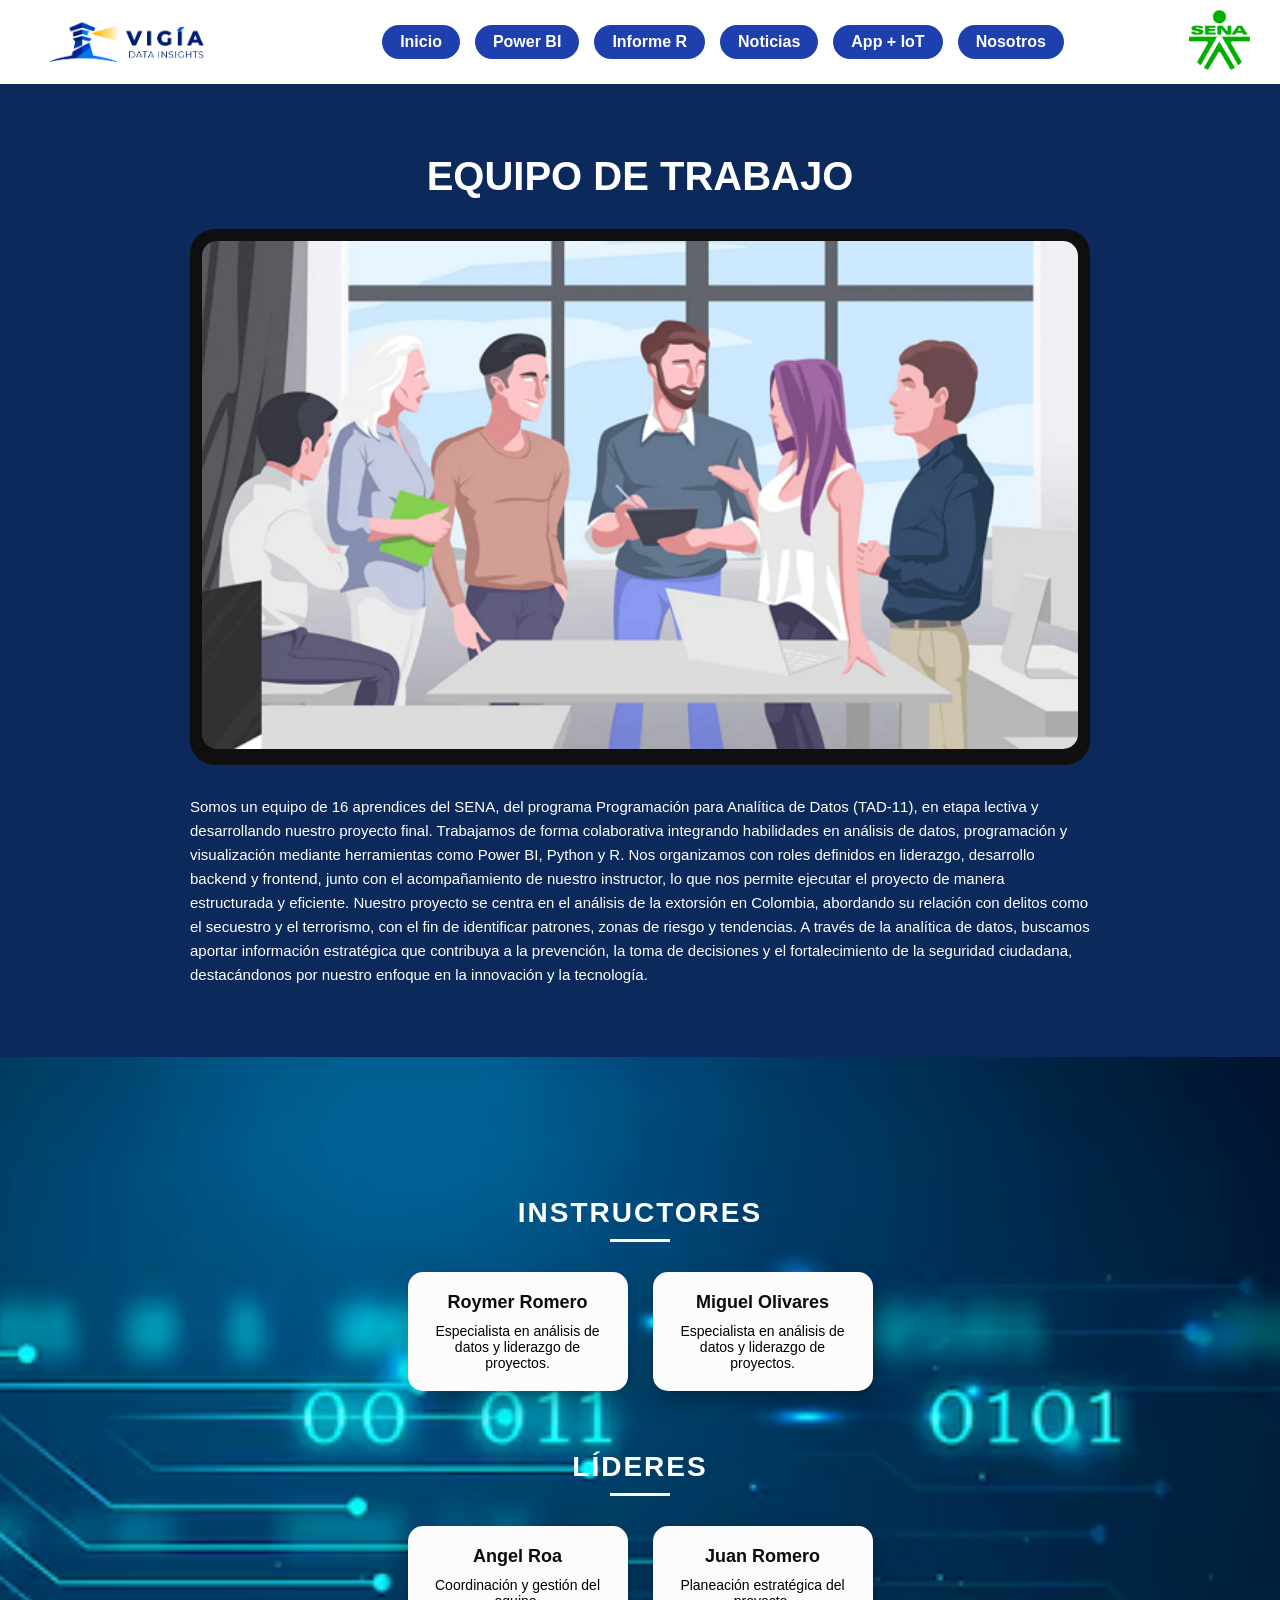
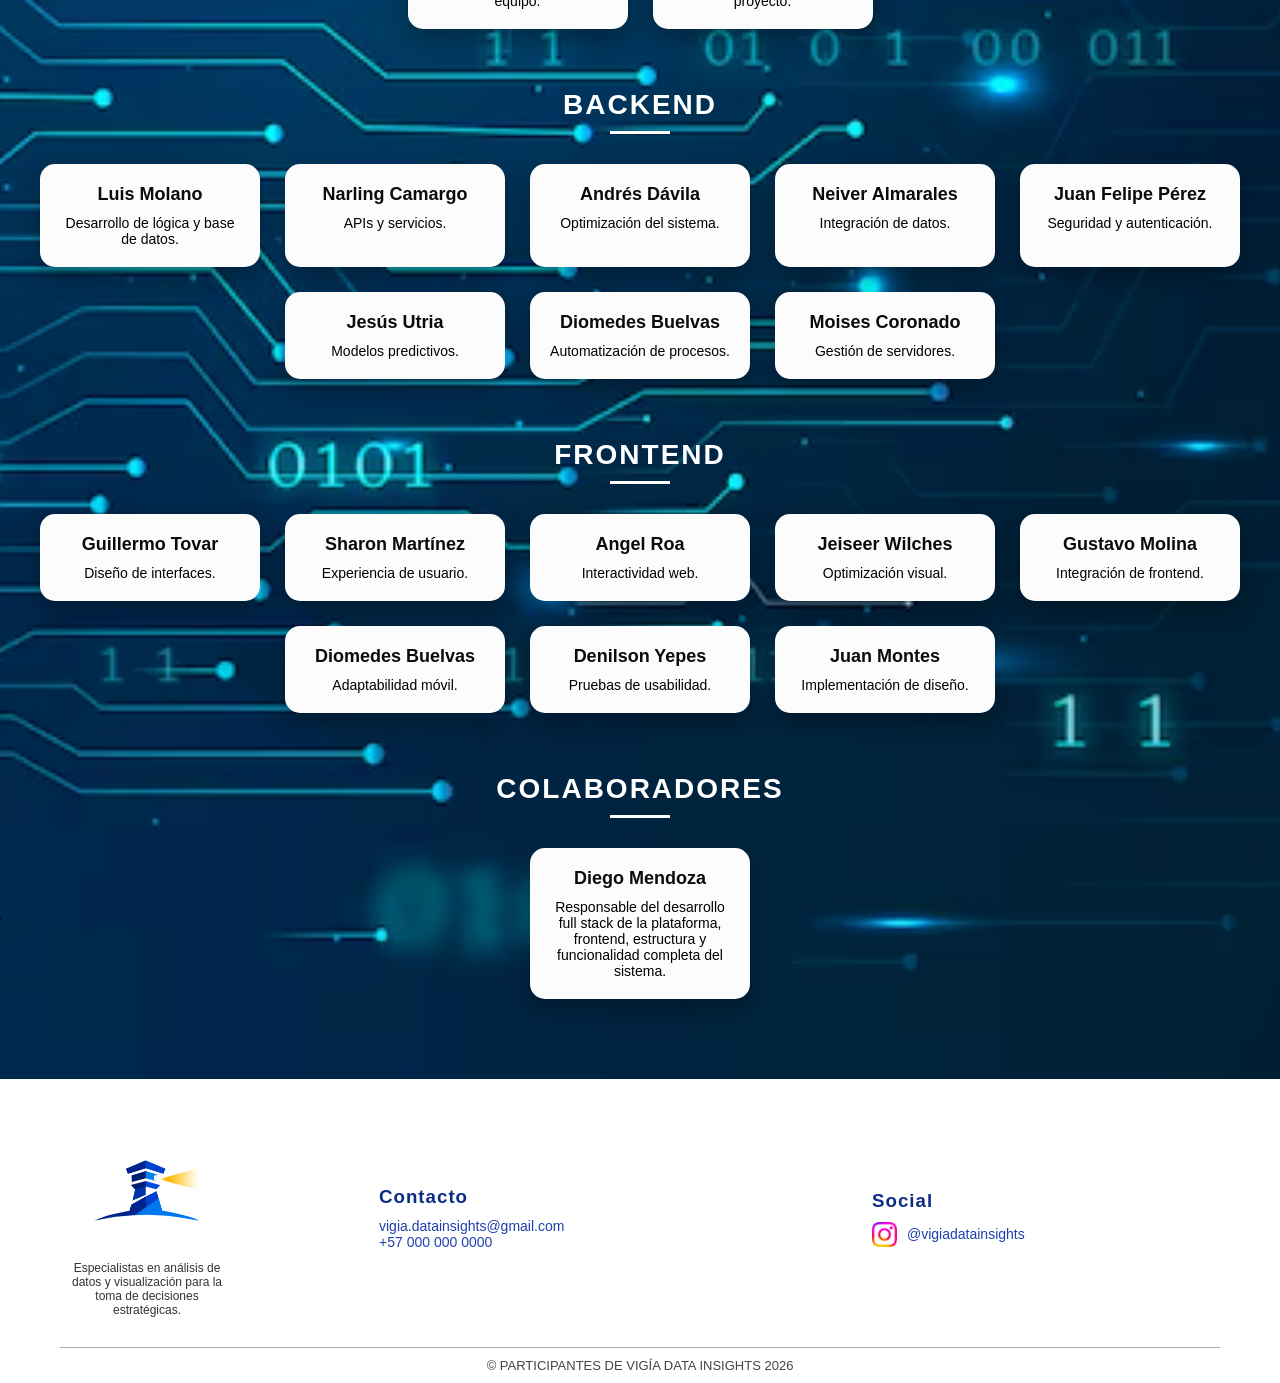
<file: VIGIA/web_nostros/index.html>
<!DOCTYPE html>
<html lang="es">
<link rel="stylesheet" href="../styles.css">

<header class="header">

    <div class="logo">
        <a href="../index.html">
            <img src="../img/Vigia Logotipo editable_Version Vertical copia.png" alt="Vigía Logo">
        </a>
    </div>

   <nav class="nav">
        <a href="../index.html">Inicio</a>
        <a href="../web_power_bi/index.html">Power BI</a>
        <a href="https://rpubs.com/Vigia_Data_Insights/InformeAnalitico">Informe R</a>
        <a href="../web_noticias/index.html">Noticias</a>
        <a href="../web_app_lot/index.html">App + IoT</a>
        <a href="index.html">Nosotros</a>
    </nav>

    <div class="logo-sena">
        <img src="../img/logoSena.png" alt="SENA Logo">
    </div>

</header>

<section class="equipo">

    <h2>EQUIPO DE TRABAJO</h2>

    <div class="equipo-box">
        <img src="img-nosotros/buen-equipo-de-desarrollo-de-producto.png" alt="Equipo de trabajo">
    </div>

    <p class="equipo-texto">
        Somos un equipo de 16 aprendices del SENA, del programa Programación para Analítica de Datos (TAD-11), en etapa lectiva y desarrollando nuestro proyecto final. Trabajamos
        de forma colaborativa integrando habilidades en análisis de datos, programación y visualización mediante herramientas como Power BI, Python y R.
        Nos organizamos con roles definidos en liderazgo, desarrollo backend y frontend, junto con el acompañamiento de nuestro instructor, lo que nos permite ejecutar
        el proyecto de manera estructurada y eficiente.
        Nuestro proyecto se centra en el análisis de la extorsión en Colombia, abordando su relación con delitos como el secuestro y el terrorismo, con el fin de
        identificar patrones, zonas de riesgo y tendencias.
        A través de la analítica de datos, buscamos aportar información estratégica que contribuya a la prevención, la toma de decisiones y el fortalecimiento
        de la seguridad ciudadana, destacándonos por nuestro enfoque en la innovación y la tecnología.
    </p>

</section>

<section class="team">

    <h2>INSTRUCTORES</h2>
    <div class="team-grid">
        <div class="card-team">
            <h3>Roymer Romero</h3>
            <p>Especialista en análisis de datos y liderazgo de proyectos.</p>
        </div>
        <div class="card-team">
            <h3>Miguel Olivares</h3>
            <p>Especialista en análisis de datos y liderazgo de proyectos.</p>
        </div>
    </div>

    <h2>LÍDERES</h2>
    <div class="team-grid">
        <div class="card-team">
            <h3>Angel Roa</h3>
            <p>Coordinación y gestión del equipo.</p>
        </div>

        <div class="card-team">
            <h3>Juan Romero</h3>
            <p>Planeación estratégica del proyecto.</p>
        </div>
    </div>

    <h2>BACKEND</h2>
    <div class="team-grid">
        <!-- 15 tarjetas -->
        <div class="card-team"><h3>Luis Molano</h3><p>Desarrollo de lógica y base de datos.</p></div>
        <div class="card-team"><h3>Narling Camargo</h3><p>APIs y servicios.</p></div>
        <div class="card-team"><h3>Andrés Dávila</h3><p>Optimización del sistema.</p></div>
        <div class="card-team"><h3>Neiver Almarales</h3><p>Integración de datos.</p></div>
        <div class="card-team"><h3>Juan Felipe Pérez</h3><p>Seguridad y autenticación.</p></div>
        <div class="card-team"><h3>Jesús Utria</h3><p>Modelos predictivos.</p></div>
        <div class="card-team"><h3>Diomedes Buelvas</h3><p>Automatización de procesos.</p></div>
        <div class="card-team"><h3>Moises Coronado</h3><p>Gestión de servidores.</p></div>
        <!-- repite hasta 15 -->
    </div>

    <h2>FRONTEND</h2>
    <div class="team-grid">
        <!-- 15 tarjetas -->
        <div class="card-team"><h3>Guillermo Tovar</h3><p>Diseño de interfaces.</p></div>
        <div class="card-team"><h3>Sharon Martínez</h3><p>Experiencia de usuario.</p></div>
        <div class="card-team"><h3>Angel Roa</h3><p>Interactividad web.</p></div>
        <div class="card-team"><h3>Jeiseer Wilches</h3><p>Optimización visual.</p></div>
        <div class="card-team"><h3>Gustavo Molina</h3><p>Integración de frontend.</p></div>
        <div class="card-team"><h3>Diomedes Buelvas</h3><p>Adaptabilidad móvil.</p></div>
        <div class="card-team"><h3>Denilson Yepes</h3><p>Pruebas de usabilidad.</p></div>
        <div class="card-team"><h3>Juan Montes</h3><p>Implementación de diseño.</p></div>
        <!-- repite hasta 15 -->
    </div>

    <h2>COLABORADORES</h2>
    <div class="team-grid">
        <div class="card-team"><h3>Diego Mendoza</h3><p>Responsable del desarrollo full stack de la plataforma, frontend, estructura y funcionalidad completa del sistema.</p></div>
    </div>
</section>

<footer class="footer">

    <div class="footer-container">

        <!-- LOGO -->
        <div class="footer-left">
            <img src="../img/Vigia Logotipo editable_Logo app  (1).png" alt="logo">
            <p>
                Especialistas en análisis de datos y visualización 
                para la toma de decisiones estratégicas.
            </p>
        </div>

        <!-- CONTACTO -->
        <div class="footer-center">
            <h3>Contacto</h3>
            <p>vigia.datainsights@gmail.com</p>
            <p>+57 000 000 0000</p>
        </div>

        <!-- REDES -->
        <div class="footer-right">
            <h3>Social</h3>
            <div class="social">
                <img src="../img/Instagram_Glyph_Gradient_RGB_logo.svg.png" alt="">
                <span>@vigiadatainsights</span>
            </div>
        </div>

    </div>

    <!-- COPYRIGHT -->
    <div class="footer-bottom">
        © PARTICIPANTES DE VIGÍA DATA INSIGHTS 2026
    </div>

</footer>

<button id="btnTop">↑</button>

<script src="../script.js"></script>
</body>
</html>
</file>
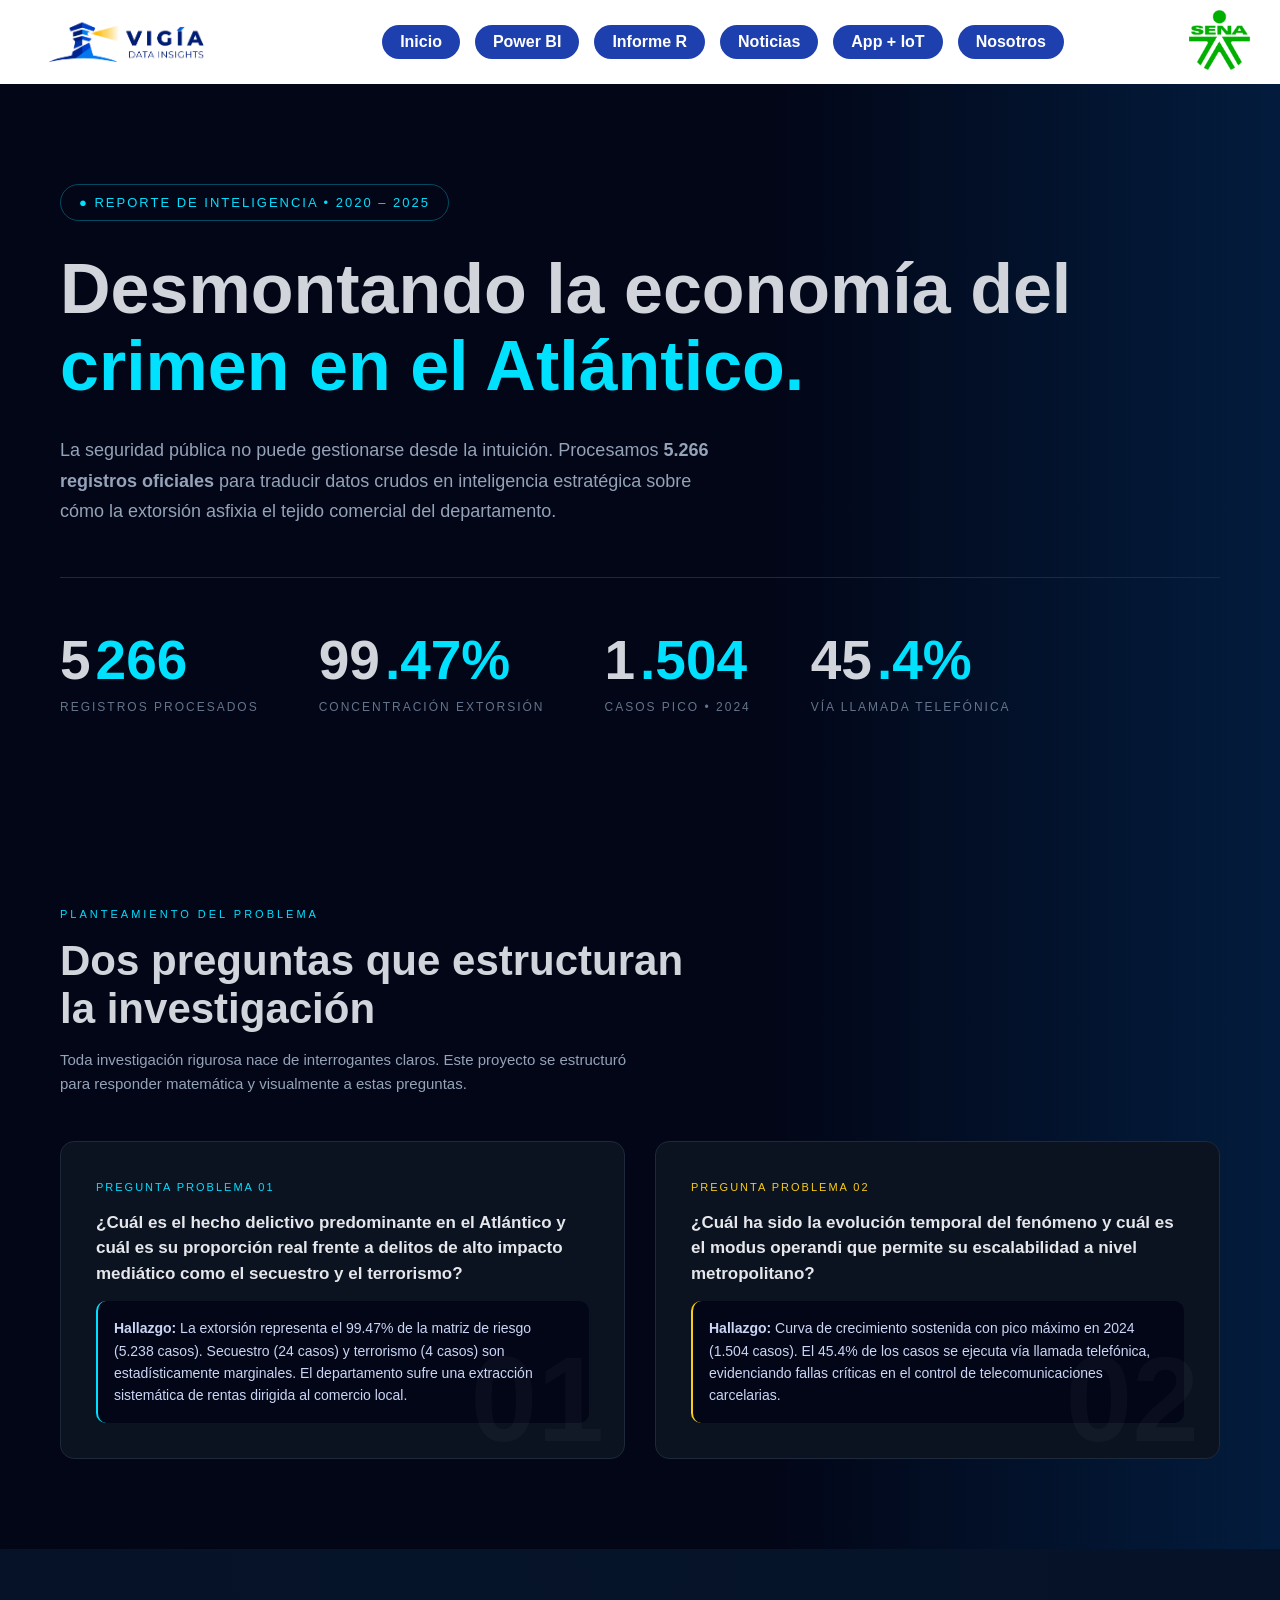
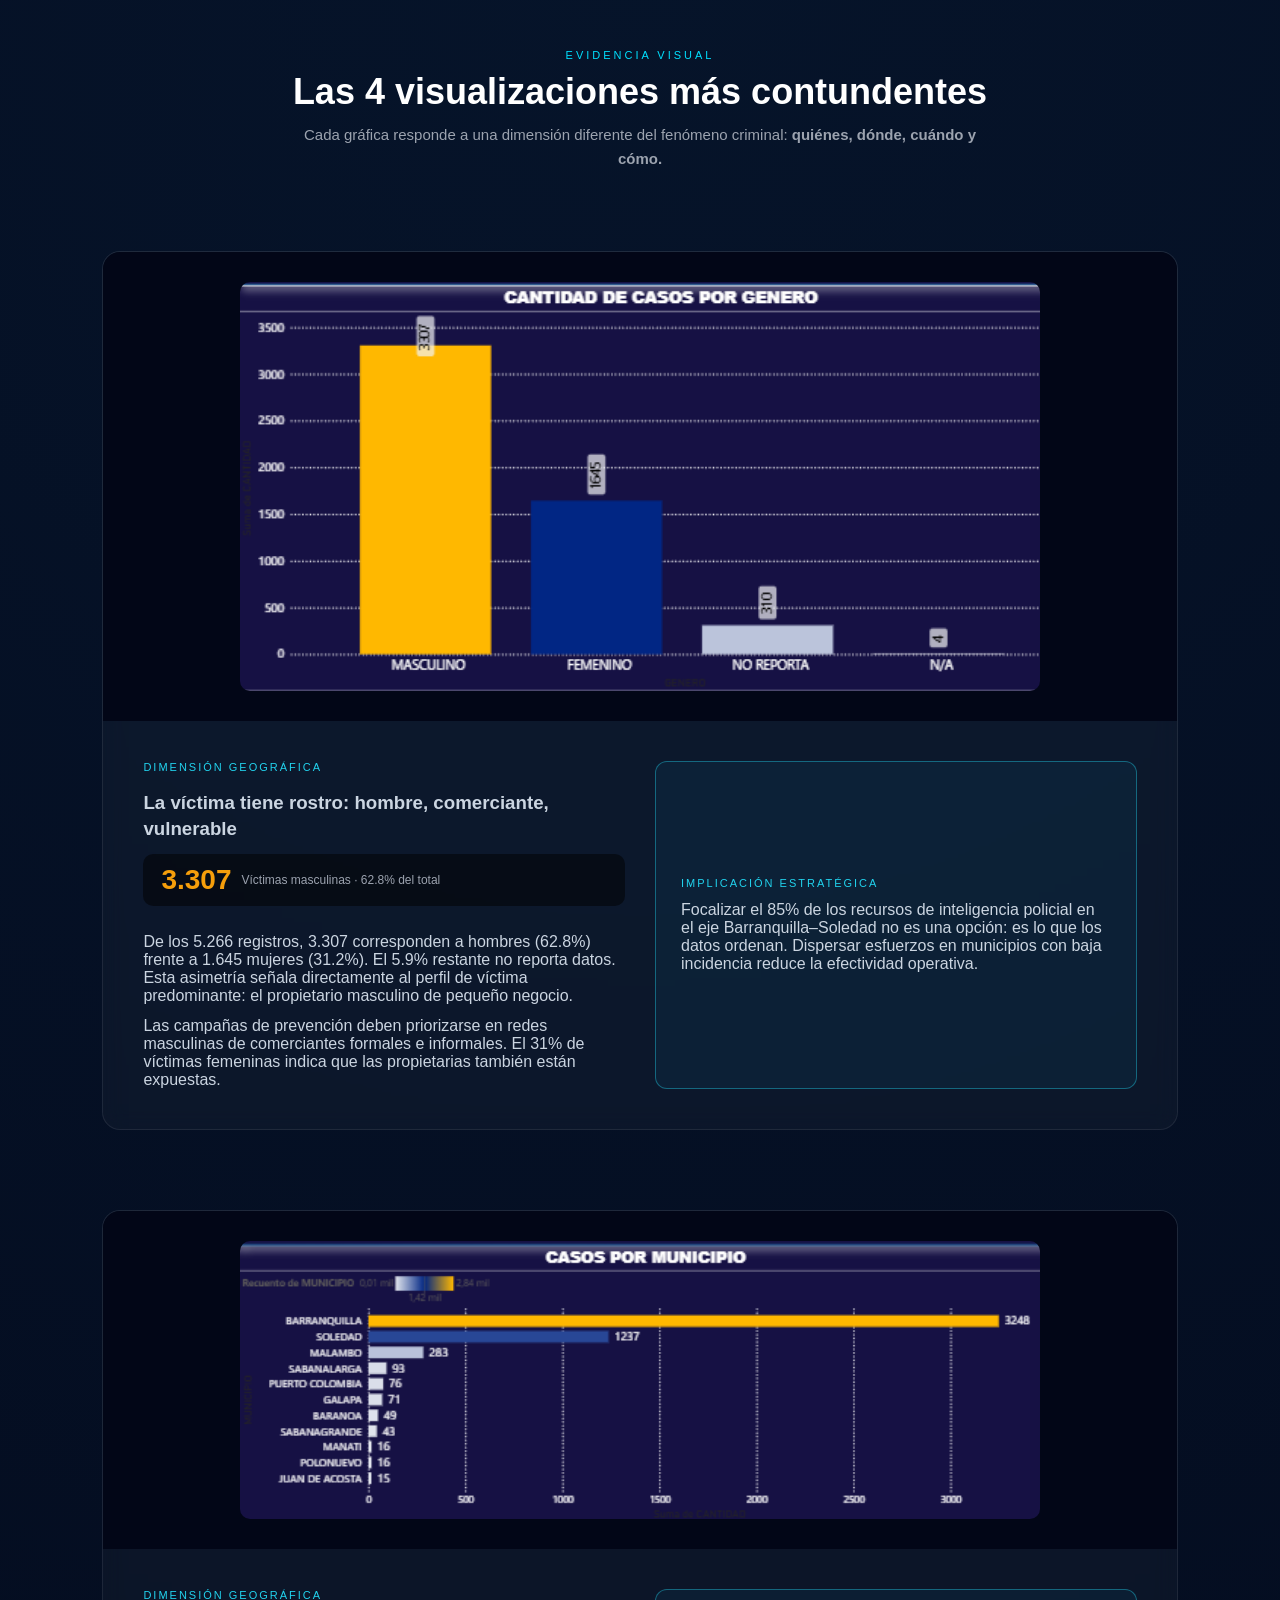
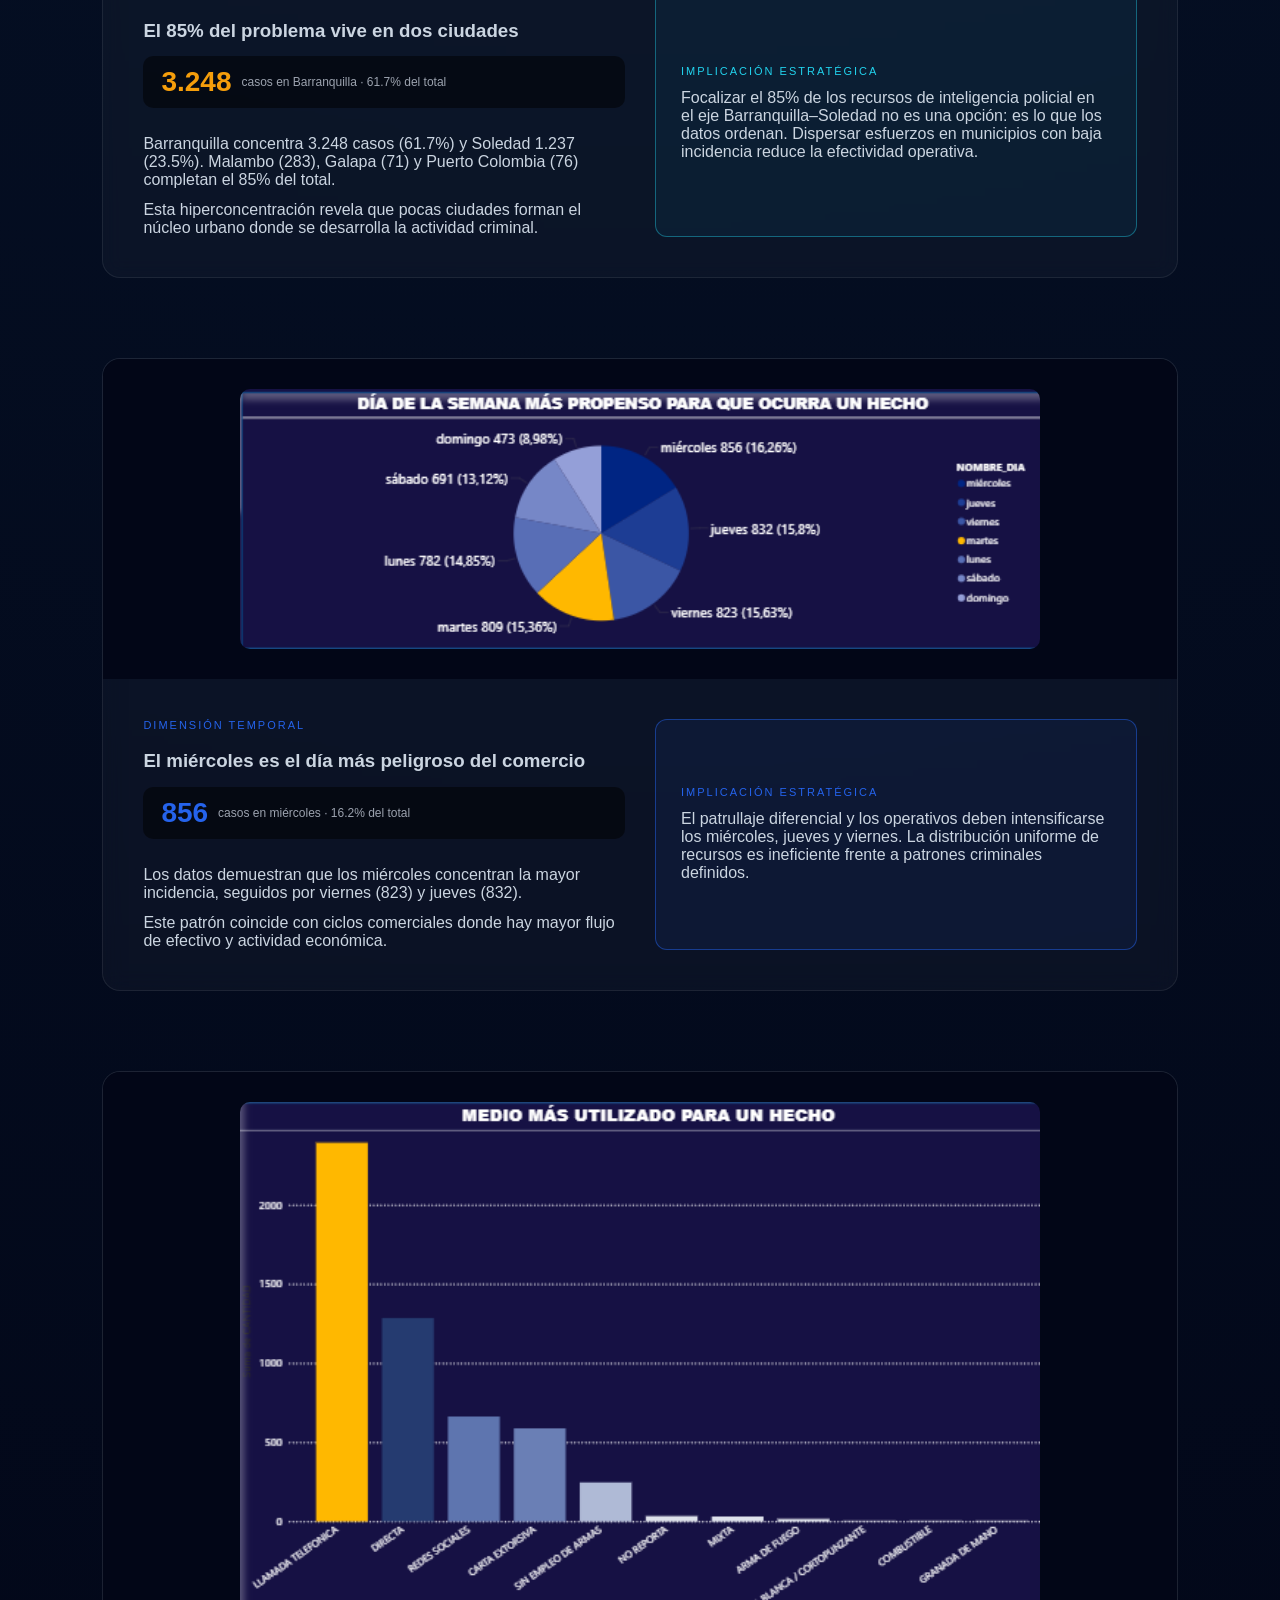
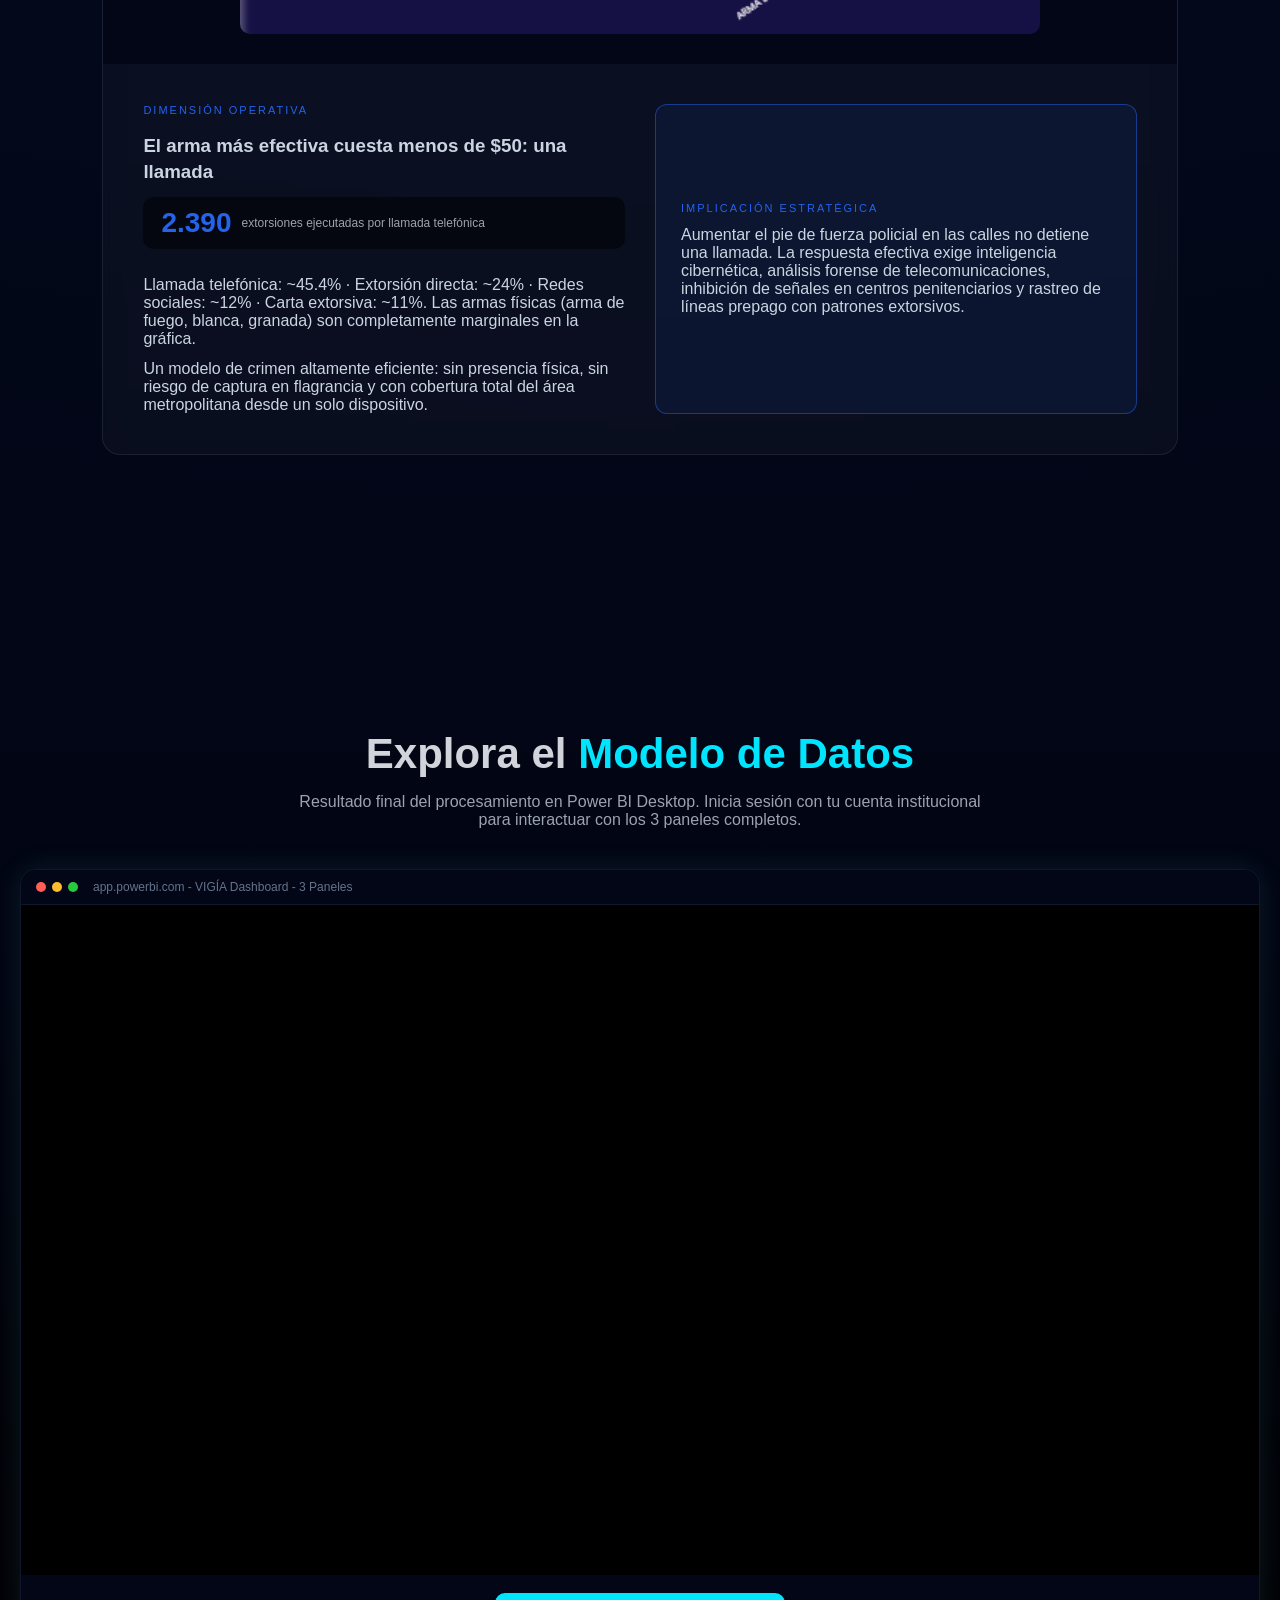
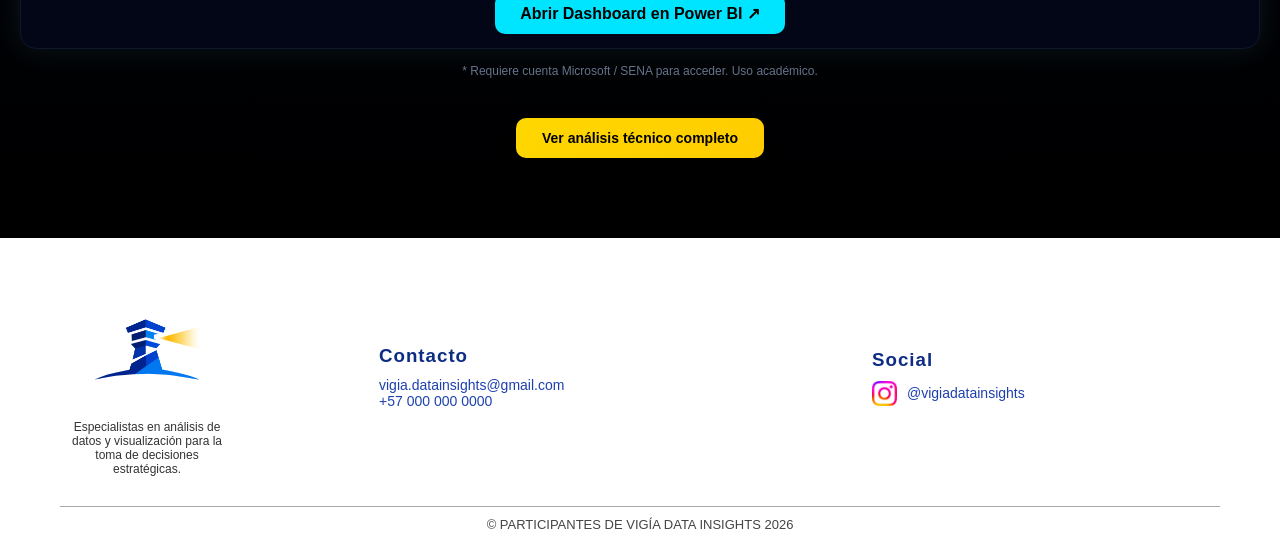
<file: VIGIA/web_power_bi/index.html>
<!DOCTYPE html>
<html lang="es">
<link rel="stylesheet" href="../styles.css">

<header class="header">

    <div class="logo">
        <a href="../index.html">
            <img src="../img/Vigia Logotipo editable_Version Vertical copia.png" alt="Vigía Logo">
        </a>
    </div>

   <nav class="nav">
        <a href="../index.html">Inicio</a>
        <a href="index.html">Power BI</a>
        <a href="https://rpubs.com/Vigia_Data_Insights/InformeAnalitico">Informe R</a>
        <a href="../web_noticias/index.html">Noticias</a>
        <a href="../web_app_lot/index.html">App + IoT</a>
        <a href="../web_nostros/index.html">Nosotros</a>
    </nav>

    <div class="logo-sena">
        <img src="../img/logoSena.png" alt="SENA Logo">
    </div>

</header>

<section id="inicio">
<section class="hero-report">

    <div class="hero-container">

        <!-- Etiqueta -->
        <div class="hero-badge">
            ● REPORTE DE INTELIGENCIA • 2020 – 2025
        </div>

        <!-- Título -->
        <h1 class="hero-title">
            Desmontando la economía del <br>
            <span>crimen en el Atlántico.</span>
        </h1>

        <!-- Descripción -->
        <p class="hero-desc">
            La seguridad pública no puede gestionarse desde la intuición. Procesamos 
            <strong>5.266 registros oficiales</strong> para traducir datos crudos en inteligencia estratégica sobre 
            cómo la extorsión asfixia el tejido comercial del departamento.
        </p>

        <!-- Línea -->
        <div class="hero-line"></div>

        <!-- Métricas -->
        <div class="hero-stats">

            <div class="stat">
                <h2><span class="white">5</span><span class="blue">266</span></h2>
                <p>REGISTROS PROCESADOS</p>
            </div>

            <div class="stat">
                <h2><span class="white">99</span><span class="blue">.47%</span></h2>
                <p>CONCENTRACIÓN EXTORSIÓN</p>
            </div>

            <div class="stat">
                <h2><span class="white">1</span><span class="blue">.504</span></h2>
                <p>CASOS PICO • 2024</p>
            </div>

            <div class="stat">
                <h2><span class="white">45</span><span class="blue">.4%</span></h2>
                <p>VÍA LLAMADA TELEFÓNICA</p>
            </div>

        </div>

    </div>

</section>

<section class="problema">

    <div class="problema-container">

        <span class="tag">PLANTEAMIENTO DEL PROBLEMA</span>

        <h2 class="titulo">
            Dos preguntas que estructuran<br>la investigación
        </h2>

        <p class="desc">
            Toda investigación rigurosa nace de interrogantes claros. Este proyecto se estructuró para responder matemática y visualmente a estas preguntas.
        </p>

        <div class="cards-problema">

            <!-- CARD 1 -->
            <div class="card p1" data-num="01">
                <span class="sub">PREGUNTA PROBLEMA 01</span>

                <h3>
                    ¿Cuál es el hecho delictivo predominante en el Atlántico y cuál es su proporción real frente a delitos de alto impacto mediático como el secuestro y el terrorismo?
                </h3>

                <div class="hallazgo">
                    <p>
                        <strong>Hallazgo:</strong> La extorsión representa el 99.47% de la matriz de riesgo (5.238 casos). Secuestro (24 casos) y terrorismo (4 casos) son estadísticamente marginales. El departamento sufre una extracción sistemática de rentas dirigida al comercio local.
                    </p>
                </div>
            </div>

            <!-- CARD 2 -->
            <div class="card p2" data-num="02">
                <span class="sub amarillo">PREGUNTA PROBLEMA 02</span>

                <h3>
                    ¿Cuál ha sido la evolución temporal del fenómeno y cuál es el modus operandi que permite su escalabilidad a nivel metropolitano?
                </h3>

                <div class="hallazgo amarillo-borde">
                    <p>
                        <strong>Hallazgo:</strong> Curva de crecimiento sostenida con pico máximo en 2024 (1.504 casos). El 45.4% de los casos se ejecuta vía llamada telefónica, evidenciando fallas críticas en el control de telecomunicaciones carcelarias.
                    </p>
                </div>
            </div>

        </div>

    </div>

</section>

<section class="visual-section">

    <p class="tag">EVIDENCIA VISUAL</p>
    <h2>Las 4 visualizaciones más contundentes</h2>
    <p class="desc">
        Cada gráfica responde a una dimensión diferente del fenómeno criminal:
        <b>quiénes, dónde, cuándo y cómo.</b>
    </p>

    <!-- CONTENEDOR PRINCIPAL -->
   
    <div class="visual-card reveal">

        <div class="visual-img">
            <img src="img_bi/Captura de pantalla 2026-04-05 193730.png" alt="Casos por municipio">
        </div>

        <div class="visual-content">

            <!-- IZQUIERDA -->
            <div class="visual-left">
                <p class="mini-tag">DIMENSIÓN GEOGRÁFICA</p>

                <h3>La víctima tiene rostro: hombre, comerciante, vulnerable</h3>

                <div class="stat-box">
                    <span class="big">3.307</span>
                    <span class="small">Víctimas masculinas · 62.8% del total</span>
                </div>

                <p>
                   De los 5.266 registros, 3.307 corresponden a hombres (62.8%) frente a 1.645 mujeres (31.2%). El 5.9% restante no reporta datos.

                  Esta asimetría señala directamente al perfil de víctima predominante: el propietario masculino de pequeño negocio.

                </p>

                <p>
                    Las campañas de prevención deben priorizarse en redes masculinas de comerciantes formales e informales. El 31% de víctimas femeninas indica que las propietarias también están expuestas.
                </p>
            </div>

            <!-- DERECHA -->
            <div class="visual-right cyan">
                <p class="mini-tag">IMPLICACIÓN ESTRATÉGICA</p>

                <p>
                    Focalizar el 85% de los recursos de inteligencia policial en el eje
                    Barranquilla–Soledad no es una opción: es lo que los datos ordenan.
                    Dispersar esfuerzos en municipios con baja incidencia reduce
                    la efectividad operativa.
                </p>
            </div>

        </div>
    </div>

    <!-- ===================== SECCIÓN 1 ===================== -->
    <div class="visual-card reveal">

        <div class="visual-img">
            <img src="img_bi/Captura de pantalla 2026-04-05 201021.png" alt="Casos por municipio">
        </div>

        <div class="visual-content">

            <!-- IZQUIERDA -->
            <div class="visual-left">
                <p class="mini-tag">DIMENSIÓN GEOGRÁFICA</p>

                <h3>El 85% del problema vive en dos ciudades</h3>

                <div class="stat-box">
                    <span class="big">3.248</span>
                    <span class="small">casos en Barranquilla · 61.7% del total</span>
                </div>

                <p>
                    Barranquilla concentra 3.248 casos (61.7%) y Soledad 1.237 (23.5%).
                    Malambo (283), Galapa (71) y Puerto Colombia (76) completan el 85% del total.
                </p>

                <p>
                    Esta hiperconcentración revela que pocas ciudades forman el núcleo
                    urbano donde se desarrolla la actividad criminal.
                </p>
            </div>

            <!-- DERECHA -->
            <div class="visual-right cyan">
                <p class="mini-tag">IMPLICACIÓN ESTRATÉGICA</p>

                <p>
                    Focalizar el 85% de los recursos de inteligencia policial en el eje
                    Barranquilla–Soledad no es una opción: es lo que los datos ordenan.
                    Dispersar esfuerzos en municipios con baja incidencia reduce
                    la efectividad operativa.
                </p>
            </div>

        </div>
    </div>

    <div class="visual-card reveal">

    <div class="visual-img">
        <img src="img_bi/Captura de pantalla 2026-04-05 201215.png" alt="Dimensión Operativa">
    </div>

    <div class="visual-content">

        <!-- IZQUIERDA -->
        <div class="visual-left">
            <p class="mini-tag blue-strong">DIMENSIÓN TEMPORAL</p>

            <h3>El miércoles es el día más peligroso del comercio</h3>

            <div class="stat-box blue-strong-box">
                <span class="big">856</span>
                <span class="small">casos en miércoles · 16.2% del total</span>
            </div>

            <p>
                Los datos demuestran que los miércoles concentran la mayor incidencia, seguidos por viernes (823) y jueves (832).
            </p>

            <p>
                Este patrón coincide con ciclos comerciales donde hay mayor flujo de efectivo y actividad económica.
            </p>
        </div>

            <!-- DERECHA -->
            <div class="visual-right blue-strong">
                <p class="mini-tag blue-strong">IMPLICACIÓN ESTRATÉGICA</p>

                <p>
                  El patrullaje diferencial y los operativos deben intensificarse los miércoles, jueves y viernes. La distribución uniforme de recursos es ineficiente frente a patrones criminales definidos.
                </p>
            </div>

        </div>
    </div>

    <div class="visual-card reveal">

    <div class="visual-img">
        <img src="img_bi/Captura de pantalla 2026-04-05 202922.png" alt="Dimensión Operativa">
    </div>

    <div class="visual-content">

        <!-- IZQUIERDA -->
        <div class="visual-left">
            <p class="mini-tag blue-strong">DIMENSIÓN OPERATIVA</p>

            <h3>El arma más efectiva cuesta menos de $50: una llamada</h3>

            <div class="stat-box blue-strong-box">
                <span class="big">2.390</span>
                <span class="small">extorsiones ejecutadas por llamada telefónica</span>
            </div>

            <p>
                Llamada telefónica: ~45.4% · Extorsión directa: ~24% · Redes sociales: ~12% · 
                Carta extorsiva: ~11%. Las armas físicas (arma de fuego, blanca, granada) 
                son completamente marginales en la gráfica.
            </p>

            <p>
                Un modelo de crimen altamente eficiente: sin presencia física, sin riesgo 
                de captura en flagrancia y con cobertura total del área metropolitana desde 
                un solo dispositivo.
            </p>
        </div>

            <!-- DERECHA -->
            <div class="visual-right blue-strong">
                <p class="mini-tag blue-strong">IMPLICACIÓN ESTRATÉGICA</p>

                <p>
                    Aumentar el pie de fuerza policial en las calles no detiene una llamada.
                    La respuesta efectiva exige inteligencia cibernética, análisis forense 
                    de telecomunicaciones, inhibición de señales en centros penitenciarios 
                    y rastreo de líneas prepago con patrones extorsivos.
                </p>
            </div>

        </div>
    </div>
</section>

<section class="powerbi-section">

    <div class="container">

        <h1 class="titulo">
            Explora el <span>Modelo de Datos</span>
        </h1>

        <p class="descripcion">
            Resultado final del procesamiento en Power BI Desktop. Inicia sesión con tu cuenta
            institucional para interactuar con los 3 paneles completos.
        </p>

        <div class="dashboard-box">

            <!-- HEADER tipo navegador -->
            <div class="fake-bar">
                <div class="dots">
                    <span class="dot red"></span>
                    <span class="dot yellow"></span>
                    <span class="dot green"></span>
                </div>
                <p>app.powerbi.com - VIGÍA Dashboard - 3 Paneles</p>
            </div>

            <!-- DASHBOARD EMBEBIDO -->
            <iframe 
                src="https://app.powerbi.com/view?r=eyJrIjoiIiwidCI6IjZjYTM0YWUxLTQ2NmYtNDRiYy1hN2FhLTBhYzVhNzhjNjFiMSJ9"
                frameborder="0"
                allowFullScreen="true">
            </iframe>

            <!-- BOTÓN -->
            <div class="acciones">
                <a href="https://app.powerbi.com/links/lzCm_8mB3f?ctid=6ca34ae1-466f-44bc-a7aa-0ac5a78c61b1&pbi_source=linkShare" target="_blank">
                    Abrir Dashboard en Power BI ↗
                </a>
            </div>
    </div>
        </div>

        <p class="nota">
            * Requiere cuenta Microsoft / SENA para acceder. Uso académico.
        </p>

    </div>

    <div class="btn-container">
        <button class="btn-amarillo" onclick="verAnalisis()">
             Ver análisis técnico completo
    </button>

</section>


</section>

<section id="analisis" style="display:none;">

<section class="analisis-section">

  <div class="analisis-container">

    <!-- ETIQUETA -->
    <div class="analisis-tag">
      ANÁLISIS TÉCNICO PROFUNDO - POWER BI
    </div>

    <!-- TITULO -->
    <h1 class="analisis-titulo">
      Panel de Inteligencia Avanzada:
      <span>Atlántico 2020 - 2025</span>
    </h1>

    <!-- DESCRIPCION -->
    <p class="analisis-descripcion">
      Lectura detallada de los gráficos de dispersión, cascada y cintas: qué muestran, por qué ocurren esos números y qué implicaciones tienen para la política pública de seguridad.
    </p>

    <!-- LINEA -->
    <div class="analisis-linea"></div>

    <!-- CARDS -->
    <div class="analisis-cards">

      <div class="analisis-card">
        <h2>5.266</h2>
        <p>CASOS TOTALES</p>
      </div>

      <div class="analisis-card">
        <h2>6</h2>
        <p>AÑOS ANALIZADOS</p>
      </div>

      <div class="analisis-card">
        <h2>11</h2>
        <p>MUNICIPIOS</p>
      </div>

      <div class="analisis-card">
        <h2>3</h2>
        <p>TIPOS DE DELITO</p>
      </div>

    </div>

  </div>

</section>

<section class="pt-section">

  <div class="pt-box">

    <!-- TOP BAR -->
    <div class="pt-top">
      <div class="pt-dots">
        <span class="pt-dot pt-red"></span>
        <span class="pt-dot pt-yellow"></span>
        <span class="pt-dot pt-green"></span>
      </div>

      <div class="pt-title">
        Panel 3 de 3 · Vista Técnica Completa
      </div>

      <div class="pt-badge">
        🔒 Sesión institucional requerida
      </div>
    </div>

    <!-- CONTENIDO -->
    <div class="pt-content">

      <div class="pt-icono">📊</div>

      <h2 class="pt-heading">
        Panel Técnico · Dispersión, Cascada y Cintas
      </h2>

      <p class="pt-texto">
        Este es el Panel 3 del dashboard, el más técnico. Contiene el gráfico de
        dispersión por departamento, el gráfico de cascada por hechos y el
        gráfico de cintas por armas/medio. Requiere inicio de sesión institucional.
      </p>

      <button class="pt-btn-primary">
        Abrir Panel Técnico en Power BI ↗
      </button>

    </div>

    <!-- FOOTER -->
    <div class="pt-footer">

      <span>
        Navega al Panel 3 una vez dentro del dashboard para ver la vista técnica completa.
      </span>

      <button class="pt-btn-outline">
        Ver en Power BI ↗
      </button>

    </div>

  </div>

</section>

<section class="dispersion-section">

  <div class="container">

    <!-- TITULO -->
    <h2 class="titulo-seccion">
      <span class="linea-amarilla"></span>
      1 - Gráfico de Dispersión — ¿Por qué el Atlántico lidera en Colombia?
    </h2>

    <!-- CARDS -->
    <div class="grid">

      <!-- CARD 1 -->
      <div class="card-info">
        <h4>¿QUÉ MUESTRA ESTE GRÁFICO?</h4>
        <p>
          El gráfico ubica al <b>Atlántico como el departamento con mayor concentración de casos</b> en el período 2020-2025. 
          La burbuja de 2025 en el cuadrante superior refleja que, incluso en el año de menor incidencia reciente (1.296 casos), 
          el departamento sigue siendo un outlier estadístico frente al resto del país.
        </p>

        <p>
          La distancia entre 2020 (196 casos) y 2024 (1.504 casos) representa una 
          <b>expansión del 667% en 4 años</b>, un crecimiento que no puede explicarse solo por mejoras en el registro de denuncias.
        </p>
      </div>

      <!-- CARD 2 -->
      <div class="card-info">
        <h4>¿POR QUÉ EL ATLÁNTICO CONCENTRA TANTO CRIMEN?</h4>

        <p><b>Densidad comercial:</b> Barranquilla es la 4ª ciudad más grande del país con uno de los mayores índices de comercio informal del norte, generando un universo amplio de víctimas potenciales.</p>

        <p><b>Economías criminales organizadas:</b> El eje Barranquilla-Soledad es corredor de estructuras criminales con redes activas desde prisiones.</p>

        <p><b>Baja judicialización efectiva:</b> La extorsión telefónica tiene tasas de condena muy bajas, incentivando su expansión.</p>
      </div>

    </div>

    <!-- BLOQUE INFERIOR -->
    <div class="bloque-hallazgo">

      <span class="tag-hallazgo">HALLAZGO CENTRAL — DISPERSIÓN</span>

      <p>
        El Atlántico no es víctima de una ola criminal espontánea. Los datos muestran una 
        <b>acumulación progresiva y deliberada</b> que siguió el ciclo económico: cuando el comercio crece, la extorsión crece proporcionalmente.
        Esto confirma una economía criminal organizada que opera con lógica de mercado.
      </p>

    </div>

  </div>

</section>

<section class="evolucion-section">

  <div class="container">

    <!-- TITULO -->
    <h2 class="titulo-seccion">
      2 - Evolución Temporal — Año por Año: Causas y Consecuencias
    </h2>

    <!-- TABLA -->
    <div class="tabla-container">
      <table>
        <thead>
          <tr>
            <th>AÑO</th>
            <th>CASOS</th>
            <th>VARIACIÓN</th>
            <th>CONTEXTO DETERMINANTE</th>
          </tr>
        </thead>

        <tbody>
          <tr>
            <td>2020</td>
            <td>196</td>
            <td>—</td>
            <td>Pandemia COVID-19. Confinamiento. El comercio cerrado mantiene el crimen en escala mínima.</td>
          </tr>

          <tr>
            <td>2021</td>
            <td class="verde">259</td>
            <td class="verde">+32.10%</td>
            <td>Apertura gradual. Las redes criminales reactivan y empiezan a identificar objetivos.</td>
          </tr>

          <tr>
            <td>2022</td>
            <td class="amarillo">647</td>
            <td class="amarillo">+149.9%</td>
            <td>PUNTO DE QUIEBRE. Reactivación económica plena. El flujo de caja del comercio se vuelve visible y predecible para los criminales.</td>
          </tr>

          <tr>
            <td>2023</td>
            <td class="rojo">1.364</td>
            <td class="rojo">+110.9%</td>
            <td>Consolidación territorial. Expansión a Soledad y múltiples secundarios. Las estructuras se profesionalizan.</td>
          </tr>

          <tr>
            <td>2024</td>
            <td class="rojo">1.504</td>
            <td class="rojo">PICO MÁXIMO</td>
            <td>Saturación del mercado extorsivo metropolitano. Mayor densidad de casos en toda la serie histórica.</td>
          </tr>

          <tr>
            <td>2025</td>
            <td class="amarillo">1.296</td>
            <td class="amarillo">-13.89%</td>
            <td>Descenso estadístico. No desarticulación. Posible subregistro, saturación o desplazamiento geográfico.</td>
          </tr>
        </tbody>
      </table>
    </div>

    <!-- CARDS -->
    <div class="grid">

      <div class="card-info">
        <h4>¿POR QUÉ 2022 FUE EL PUNTO DE QUIBRE?</h4>
        <p>
          El salto de 259 a 647 casos (+149.9%) coincide con tres eventos simultáneos:
          la reactivación económica acelerada generó flujo de caja visible, la normalización
          del transporte y la logística operativa de las redes criminales facilitó la
          coordinación, y la baja judicialización estructural permitió escalar el modelo sin fricción.
        </p>
      </div>

      <div class="card-info">
        <h4>¿QUÉ SIGNIFICA EL DESCENSO DE 2025?</h4>
        <p>
          La caída del 13.89% no debe leerse como victoria institucional. Los escenarios más
          probables son saturación del mercado extorsivo, subregistro estadístico por miedo a
          represalias, o desplazamiento geográfico hacia municipios secundarios. Sin desarticulación
          comprobada de células criminales, el descenso es estadístico, no estructural.
        </p>
      </div>

    </div>

    <!-- SECCIÓN 3 -->
    <h2 class="titulo-seccion">
      3 - Gráfico de Cascada — Visualizando el Monopolio Criminal
    </h2>

    <div class="grid">

      <div class="card-info">
        <h4>¿QUÉ REVELA LA CASCADA?</h4>
        <p>
          El gráfico acumula los hechos por tipo y año. La extorsión ocupa el 99.47% de
          toda la estructura visual; las barras de secuestro y terrorismo son prácticamente
          invisibles a escala. Cada sección de la cascada representa la acumulación adicional
          de ese año, confirmando la curva explosiva de 2022-2024.
        </p>
      </div>

      <div class="card-info">
        <h4>¿POR QUÉ EL SECUESTRO ES MARGINAL?</h4>
        <p>
          Con solo 24 casos (0.46%), la economía criminal eligió racionalmente la extorsión:
          mayor rentabilidad, menor riesgo. El secuestro requiere retención física, logística
          y negociación presencial. La extorsión telefónica no necesita riesgo ni exposición
          y genera ingresos recurrentes escalables sin exposición operativa.
        </p>
      </div>

    </div>

    <div class="bloque-hallazgo">
      <span class="tag-hallazgo">HALLAZGO CENTRAL — CASCADA</span>
      <p>
        Cualquier estrategia que distribuya recursos proporcionalmente al perfil mediático de los delitos —no a su frecuencia real—
        estará asignando el 99% del esfuerzo al 0.53% del problema representado por secuestro y terrorismo, desperdiciando la inversión
        pública de forma comprobable.
      </p>
    </div>

    <!-- SECCIÓN 4 -->
    <h2 class="titulo-seccion">
      4 - Gráfico de Cintas — Evolución del Modus Operandi por Año
    </h2>

    <div class="grid">

      <div class="card-info">
        <h4>¿QUÉ MUESTRA EL RIBBON CHART?</h4>
        <p>
          Cruces el tipo de hecho con el medio utilizado por año. La cinta que une “Extorsión”
          con “Llamada Telefónica” domina y crece en grosor de 2020 a 2024. No implica innovación
          criminal, sino optimización del método más eficiente.
        </p>
      </div>

      <div class="card-info">
        <h4>¿QUÉ INDICA QUE EL MÉTODO NO CAMBIÓ EN 6 AÑOS?</h4>
        <p>
          La estabilidad indica eficiencia. El método funciona y no hay necesidad de innovar.
          Esto explica la expansión sostenida del fenómeno: no es necesario modificar el modelo
          operativo cuando ya maximiza beneficios con mínimo riesgo.
        </p>
      </div>

    </div>

    <div class="bloque-hallazgo">
      <span class="tag-hallazgo">CONCLUSIÓN TÉCNICA GLOBAL</span>
      <p>
        Los tres gráficos del Panel Técnico convergen en un diagnóstico unificado: el Atlántico enfrenta una crisis de extorsión sistémica
        y escalada, no una crisis de seguridad genérica. La estructura criminal encontró en la llamada telefónica un instrumento perfecto:
        barato, anónimo, escalable — y lo explotó durante 6 años capitalizando la reactivación económica post-pandemia. El descenso de 2025
        es estadístico, no estructural. Sin intervención en telecomunicaciones e inteligencia criminal, la curva retomará tendencia ascendente.
      </p>
    </div>

  </div>
<div class="btn-container">
  <button class="btn-volver" onclick="volverInicio()">
    ← Volver al inicio
  </button>
</div>

</section>

</section>

<footer class="footer">

    <div class="footer-container">

        <!-- LOGO -->
        <div class="footer-left">
            <img src="../img/Vigia Logotipo editable_Logo app  (1).png" alt="logo">
            <p>
                Especialistas en análisis de datos y visualización 
                para la toma de decisiones estratégicas.
            </p>
        </div>

        <!-- CONTACTO -->
        <div class="footer-center">
            <h3>Contacto</h3>
            <p>vigia.datainsights@gmail.com</p>
            <p>+57 000 000 0000</p>
        </div>

        <!-- REDES -->
        <div class="footer-right">
            <h3>Social</h3>
            <div class="social">
                <img src="../img/Instagram_Glyph_Gradient_RGB_logo.svg.png" alt="">
                <span>@vigiadatainsights</span>
            </div>
        </div>

    </div>

    <!-- COPYRIGHT -->
    <div class="footer-bottom">
        © PARTICIPANTES DE VIGÍA DATA INSIGHTS 2026
    </div>

</footer>

<button id="btnTop">↑</button>

<script src="../script.js"></script>
</file>
<file: VIGIA/styles.css>
/*----------------------------------*/
/*APARTADO DE INICIO DE LA PAGINA */
* {
    margin: 0;
    padding: 0;
    box-sizing: border-box;
}

body {
    font-family: 'Montserrat', sans-serif;
}

/* HEADER */
.header {
    display: flex;
    align-items: center;
    justify-content: space-between;
    background: #ffffff;
    padding: 10px 30px;
}

.header {
    position: sticky; /* 🔥 clave */
    top: 0;
    z-index: 1000;
}

/* LOGO IZQUIERDA */
.logo img {
    height: 60px;
}

.logo a {
    display: inline-block;
}

/* MENÚ */
.nav {
    display: flex;
    gap: 15px;
}

.nav a {
    text-decoration: none;
    color: white;
    background: #1e40af;
    padding: 8px 18px;
    border-radius: 20px;
    font-weight: 600;
    transition: 0.3s;
}

.nav a:hover {
    background: #13308a;
}

/* LOGO SENA DERECHA */
.logo-sena img {
    height: 60px;
}

/* SECCIÓN MISION - VISION - OBJETIVOS */
.mvo {
    position: relative;
    background: url('img/fondo\ m\,v\,o.png') center/cover no-repeat;
    padding: 120px 39px;
}

/* capa suave encima del fondo */
.overlay {
    position: absolute;
    top: 0;
    left: 0;
    width: 100%;
    height: 100%;
    background: rgba(255, 255, 255, 0.3);
    z-index: 1;
}
.overlay {
    background: rgba(255,255,255,0.0); /* antes 0.8 */
}
/* CONTENEDOR GENERAL */
.mvo-container {
    position: relative;
    z-index: 2;
    display: flex;
    justify-content: center;
    gap: 50px;
    flex-wrap: wrap;
    text-align: center;
}

/* CADA BLOQUE (titulo + card) */
.mvo-item {
    display: flex;
    flex-direction: column;
    align-items: center;
}

/* TITULOS ARRIBA */
.mvo-item h2 {
    font-family: 'Montserrat', sans-serif;
    font-weight: 700;
    font-size: 26px;
    margin-bottom: 15px;
}

/* TARJETAS */
.cardt {
    background: linear-gradient(135deg, #a5b4fc, #7c93f3);
    padding: 25px;
    width: 320px;
    border-radius: 25px;
    box-shadow: 0 10px 25px rgba(0,0,0,0.2);

    /* CLAVE PARA QUE NO SE SALGA EL TEXTO */
    overflow: hidden;
}

/* TEXTO */
.cardt p {
    font-size: 15px;
    text-align: justify;
    line-height: 1.6;

    /* evita que se desborde */
    word-wrap: break-word;
}
.cardt {
    min-height: 230px;
    display: flex;
    align-items: center;
    transition: all 0.3s ease;
}
.mvo {
    padding: 120px 40px;
}

.card:hover {
    transform: translateY(-12px) scale(1.03);
    box-shadow: 0 20px 40px rgba(0,0,0,0.3);
}

.cardt {
    position: relative;
    overflow: hidden;
}
.cardt::before {
    content: "";
    position: absolute;
    top: 0;
    left: -100%;
    width: 100%;
    height: 100%;
    background: linear-gradient(
        120deg,
        transparent,
        rgba(255,255,255,0.4),
        transparent
    );
    transition: 0.5s;
}

.cardt:hover::before {
    left: 100%;
}

.cardt:hover {
    transform: translateY(-12px) scale(1.03) rotateX(3deg);
}

/* FONDO GENERAL */
.problemas {
    background: linear-gradient(180deg, #e6b566, #b8792c);
    padding: 60px 20px;
}

/* CADA TARJETA */
.item {
    display: flex;
    align-items: center;
    margin: 25px auto;
    max-width: 1100px;
}

/* IMAGEN IZQUIERDA */
.item img {
    width: 180px;
    height: 130px;
    object-fit: cover;
    border-radius: 10px 0 0 10px;
}
.item img {
    width: 200px;
    min-height: 100%;
    object-fit: cover;
}
.item {
    opacity: 0;
    transform: translateX(-80px) scale(0.95);
    transition: all 0.7s cubic-bezier(0.22, 1, 0.36, 1);
}

/* cuando aparece */
.item.show {
    opacity: 1;
    transform: translateX(0) scale(1);
}
/* delays automáticos */
.item:nth-child(1) { transition-delay: 0.1s; }
.item:nth-child(2) { transition-delay: 0.2s; }
.item:nth-child(3) { transition-delay: 0.3s; }
/* CONTENIDO AZUL */
.contenido {
    background: #0d2c84;
    color: white;
    padding: 20px 25px;
    border-radius: 0 60px 60px 0;
    flex: 1;
}

/* TITULO */
.contenido h2 {
    font-family: 'Montserrat', sans-serif;
    font-size: 28px;
    margin-bottom: 10px;
}

/* TEXTO */
.contenido p {
    font-size: 14px;
    line-height: 1.5;
    text-align: justify;
}

.item {
    transition: 0.3s;
}

.item:hover {
    transform: scale(1.02);
}

.contenido:hover {
    background: #133aa8;
}

/* SECCIÓN */
.entidades {
    background: linear-gradient(to right, rgba(0,0,0,0.1), rgba(255,255,255,0.1)),
                url('img/fonfo\ de\ p\,d.png') center/cover no-repeat;
    padding: 50px 80px;
}

/* CONTENIDO */
.contenido-entidades {
    display: flex;
    align-items: center;
    justify-content: space-between;
}

/* TITULO */
.contenido-entidades h2 {
    font-family: 'Montserrat', sans-serif;
    font-size: 40px;
    color: white;
}

/* LOGOS */
.logos {
    display: flex;
    align-items: center;
    gap: 50px;
}

/* IMAGENES */
.logos img {
    height: 100px;
    object-fit: contain;
}
.logos img:first-child {
    height: 120px;
}

.logos img:last-child {
    height: 90px;
}
/* VISUAL PROBLEMATICAS*/
/* SOLO AFECTA ESTA SECCIÓN */
#casos-section {
    display:flex;
    align-items:center;
    justify-content:space-between;
    padding:60px 80px;
    background: linear-gradient(90deg, #1e6fff, #0b0b5c);
    color: white;
}

#casos-section .map{
    width:45%;
    display:flex;
    justify-content:center;
}

#casos-section .map img{
    width:100%;
    max-width:500px;
}

#casos-section .content{
    width:55%;
    text-align: center;
}

#casos-section .title{
    font-size:60px;
    font-weight:bold;
    display:flex;
    justify-content:center;
    align-items:center;
    gap:12px;
    width:100%;
    text-align:center;
}

#casos-section .dot{
    width:16px;
    height:16px;
    background:red;
    border-radius:50%;
    animation: blink 1s infinite;
    box-shadow: 0 0 10px red, 0 0 20px red;
}

@keyframes blink{
    0%, 100% { opacity: 1; }
    50% { opacity: 0.2; }
}

#casos-section .subtitle{
    margin-top:10px;
    font-size:22px;
    opacity:0.9;
}

#casos-section .year{
    font-size:90px;
    font-weight:bold;
    margin:20px 0;
    transition: all 0.5s ease;
}

#casos-section .cards{
    display:flex;
    gap:20px;
}

#casos-section .card{
    flex:1;
    padding:25px;
    border-radius:35px;
    backdrop-filter: blur(10px);
    background: rgba(255,255,255,0.1);
    text-align:center;
    transition: transform 0.3s;
}

#casos-section .card:hover{
    transform: translateY(-5px);
}

#casos-section .card h3{
    font-size:18px;
    margin-bottom:10px;
}

#casos-section .card p{
    font-size:35px;
    font-weight:bold;
    transition: all 0.5s ease;
}

/* SECCIÓN */
.about{
    background: url("img/Fondo\ p.png") center/cover no-repeat;
    padding: 80px;
    color: white;
}

/* CONTENEDOR */
.about-container{
    display: flex;
    justify-content: space-between;
    align-items: center;
}

/* IZQUIERDA */
.about-text{
    width: 50%;
}

.about-text h1{
    font-size: 70px;
    font-weight: 800;
    margin-bottom: 20px;
}

.about-text p{
    font-size: 18px;
    line-height: 1.7;
    margin-bottom: 15px;
    opacity: 0.9;
}

/* DERECHA */
.about-right{
    width: 45%;
    position: relative;
    height: 450px;
    display: flex;
    align-items: flex-end; /* fuerza todo hacia abajo */
}

/* CARD TRANSPARENTE */
.about-card{
    position: absolute;
    top: 20px;        /*  sube la tarjeta */
    left: 0;          /*  la mueve a la izquierda */
    background: rgba(255,255,255,0.15);
    backdrop-filter: blur(10px);
    border-radius: 25px;
    padding: 40px;
    width: 75%;
    z-index: 1; /* queda detrás de los muñecos */
}

/* TEXTO CARD */
.about-card p{
    font-size: 22px;
    font-weight: 600;
    line-height: 1.5;
}

/* CÁMARA */
.camera{
    position: absolute;
    top: -40px;
    right: 20px;
    width: 80px;
}

/* PERSONAS */
.people{
    position: absolute;
    bottom: -45px; /* pega completamente abajo */
    right: 0;
    width: 520px;
    z-index: 2;
    display: block;
}
/* CONTENEDOR FINAL DE LA PAGINA*/
/* FOOTER */
.footer{
    background: #ffffff;
    padding: 40px 60px 10px;
    font-family: 'Montserrat', sans-serif;
}

/* CONTENEDOR */
.footer-container{
    display: flex;
    justify-content: space-between;
    align-items: center;
    flex-wrap: wrap;
}

/* IZQUIERDA */
.footer-left{
    width: 15%;
    display: flex;
    flex-direction: column;
    align-items: center;   /* 🔥 centra horizontal */
    justify-content: center;
    text-align: center;
}
.footer-left img{
    width: 130px;
    margin-bottom: 2px;
}
.footer-left p{
    margin-top: 10px;
    font-size: 12px;
    color: #333;
    max-width: 280px;
}


/* CENTRO */
.footer-center{
    width: 30%;
}

.footer-center h3{
    color: #0d2c84;
    margin-bottom: 10px;
}

.footer-center p{
    font-size: 14px;
    color: #1e40af;
}

.footer h3{
    font-weight: 700;
    letter-spacing: 1px;
}

/* DERECHA */
.footer-right{
    width: 30%;
}

.footer-right h3{
    color: #0d2c84;
    margin-bottom: 10px;
}

.social{
    display: flex;
    align-items: center;
    gap: 10px;
}

.social img{
    width: 25px;
}

.social:hover{
    transform: scale(1.05);
    transition: 0.3s;
}

.social span{
    color: #1e40af;
    font-size: 14px;
}

/* LINEA Y COPYRIGHT */
.footer-bottom{
    margin-top: 30px;
    padding-top: 10px;
    border-top: 1px solid #aaa;
    text-align: center;
    font-size: 13px;
    color: #444;
}

#btnTop {
    position: fixed;
    bottom: 30px;
    right: 30px;

    width: 60px;       /* 🔥 tamaño */
    height: 60px;      /* 🔥 tamaño */

    background: #1e40af;
    color: white;

    border: none;
    border-radius: 50%; /* 🔥 completamente redondo */

    font-size: 22px;   /* icono más grande */
    cursor: pointer;

    display: none;

    box-shadow: 0 10px 25px rgba(0,0,0,0.4);
    transition: 0.3s;
}
#btnTop:hover {
    background: #163d7a;
    transform: scale(1.1);
}
/*---------------------------*/
/*APARTADO DE NOTICIAS*/

.hero-noticias {
    display: flex;
    align-items: center;
    justify-content: space-between;
    background: #0b2a5b;
    padding: 60px 80px;
    color: white;
    gap: 60px;
}

/* VIDEO */
.hero-video video {
    width: 5000px;
    height: 420px;
    width: 100%;
    height: 110%;
    object-fit: cover;
    border-radius: 12px;
    display: block;
}

.hero-video:hover {
    transform: scale(1.03);
    transition: 0.3s ease;
}
.hero-video {
    animation: fadeIn 3s ease;
}

@keyframes fadeIn {
    from {
        opacity: 0;
        transform: translateX(-30px);
    }
    to {
        opacity: 1;
        transform: translateX(0);
    }
}


/* SECCIÓN */
.sabias-section{
    padding: 120px 8%;
    background: url("img/Captura\ de\ pantalla\ 2026-03-16\ 143516.png") center/cover no-repeat;
    position: relative;
    color: #111;
}

/* 🔥 overlay más suave (antes tapaba todo) */
.sabias-section::before{
    content: "";
    position: absolute;
    inset: 0;
    background: rgba(255, 255, 255, 0.081); /* antes 0.85 */
}

/* CONTENEDOR */
.sabias-container{
    position: relative;
    display: flex;
    align-items: center;
    justify-content: space-between;
    gap: 60px;
}

/* TEXTO */
.sabias-text{
    width: 50%;
}

.sabias-text h2{
    font-size: 70px;
    font-weight: 900;
    margin-bottom: 30px;
}

/* DATOS */
.sabias-data{
    position: relative;
    min-height: 120px;
}

.dato{
    position: absolute;
    opacity: 0;
    transform: translateY(20px);
    transition: 0.6s;
    font-size: 20px;
    line-height: 1.5;
}

.dato.active{
    opacity: 1;
    transform: translateY(0);
}

/* SLIDER DERECHA */
.sabias-slider{
    width: 50%;
    position: relative;
    height: 350px;
}

/* IMÁGENES MÁS GRANDES 🔥 */
.slide{
    position: absolute;
    inset: 0;
    width: 100%;
    height: 100%;
    object-fit: contain;
    opacity: 0;
    transform: scale(0.95);
    transition: 0.6s;
}

.slide.active{
    opacity: 1;
    transform: scale(1);
}


/* TEXTO */
.hero-text {
    max-width: 600px;
}

.hero-text h1 {
    font-size: 52px;
    font-weight: 700;
    margin-bottom: 20px;
}

.hero-text p {
    font-size: 16px;
    line-height: 1.6;
    color: #e0e0e0;
}

.noticias-section {
    padding: 60px;
    background: #0b2a5b;
}
.noticias-section {
    padding: 80px 0; /* menos espacio lateral */
}

/* FILTROS */
.filtros {
    display: flex;
    gap: 15px;
    justify-content: center;
    margin-bottom: 40px;
}

.filtros button {
    padding: 12px 30px;
    border: none;
    border-radius: 25px;
    background: #d9d9d9;
    color: #0b2a5b;
    font-weight: 600;
    cursor: pointer;
    transition: 0.3s;
}

.filtros button:hover {
    background: #ffffff;
}

/* GRID */
.grid-noticias {
    display: flex;              
    flex-wrap: wrap;           
    justify-content: center;    
    gap: 40px;
}

/* TARJETAS 🔥 */
.card-noticia {
    width: 300px;
    background: #ffffff;
    border-radius: 12px;
    overflow: hidden;
    transition: 0.3s;
    box-shadow: 0 10px 25px rgba(0,0,0,0.3);
}

.card-noticia:hover {
    transform: translateY(-8px);
}

/* IMAGEN */
.card-noticia img {
    width: 100%;
    height: 200px; /* 🔥 más grande */
    object-fit: cover;
}

/* TEXTO */
.card-noticia h3 {
    padding: 15px;
    font-size: 18px;
    color: #0b2a5b;
}

.card-noticia p {
    padding: 0 15px 15px;
    font-size: 14px;
    color: #333;
}

/* BOTÓN */
.leer-mas {
    display: block;
    margin: 0 15px 15px;
    padding: 8px;
    text-align: center;
    background: #0b2a5b;
    color: white;
    border-radius: 8px;
    text-decoration: none;
    transition: 0.3s;
}

.leer-mas:hover {
    background: #163d7a;
}

.filtros .activo {
    background: #226be0;
    color: white;
}

/*----------------------------*/
/*APARTADO DE NOSOTROS*/

.equipo {
    background: #0b2a5b;
    padding: 70px 30px;
    text-align: center;
    color: white;
}

/* TÍTULO */
.equipo h2 {
    font-size: 40px;
    font-weight: 700;
    margin-bottom: 30px;
}

/* CAJA DE IMAGEN */
.equipo-box {
    width: 85%;
    max-width: 900px;
    margin: 0 auto;
    background: #0f0f0f; /* azul clarito */
    border-radius: 25px;
    overflow: hidden;
    padding: 12px;
}

/* IMAGEN */
.equipo-box img {
    width: 100%;
    border-radius: 15px;
    object-fit: cover;
}

/* TEXTO */
.equipo-texto {
    max-width: 900px;
    margin: 30px auto 0;
    font-size: 15px;
    line-height: 1.6;
    text-align: left;
}

/* EQUIPO */
.team {
    background: #226be0;
    padding: 80px 20px;
    text-align: center;
}
.team {
    background: url("img/tecnologia-redes-futurista-azul_53876-97395.avif") no-repeat center center/cover;
    padding: 80px 20px;
    text-align: center;
    position: relative;
}

/* TITULOS */
.team h2 {
    color: #ffffff;
    margin: 60px 0 30px;
    font-size: 28px;
    letter-spacing: 2px;
}

/* GRID */
.team-grid {
    display: flex;
    flex-wrap: wrap;
    justify-content: center;
    gap: 25px;
}

/* TARJETAS */
.card-team {
    background: #fcfcfc;
    width: 220px;
    padding: 20px;
    border-radius: 15px;
    transition: 0.3s;
    box-shadow: 0 10px 25px rgba(0,0,0,0.3);
}

/* HOVER 🔥 */
.card-team:hover {
    transform: translateY(-8px);
}

/* NOMBRE */
.card-team h3 {
    color: #0b0b0b;
    margin-bottom: 10px;
    font-size: 18px;
}

/* DESCRIPCIÓN */
.card-team p {
    font-size: 14px;
    color: #000000;
}

.team h2 {
    position: relative;
}

.team h2::after {
    content: "";
    display: block;
    width: 60px;
    height: 3px;
    background: white;
    margin: 10px auto 0;
}

/*-----------------------------*/
/*APARTADO DE POWER BI*/

.hero-report {
    background: linear-gradient(90deg, #020617, #020617 60%, #031c3d);
    padding: 100px 60px;
    color: #fff;
    font-family: 'Montserrat', sans-serif;
}

.hero-container {
    max-width: 1200px;
    margin: auto;
}

/* Badge */
.hero-badge {
    display: inline-block;
    padding: 10px 18px;
    border-radius: 20px;
    border: 1px solid #00e0ff50;
    color: #00e0ff;
    font-size: 13px;
    letter-spacing: 2px;
    margin-bottom: 30px;
}

/* Título */
.hero-title {
    font-size: 70px;
    font-weight: 800;
    line-height: 1.1;
    color: #d1d5db;
    margin-bottom: 30px;
}

.hero-title span {
    color: #00e0ff;
}

/* Descripción */
.hero-desc {
    max-width: 650px;
    color: #94a3b8;
    font-size: 18px;
    line-height: 1.7;
}

/* Línea */
.hero-line {
    margin: 50px 0;
    height: 1px;
    background: #1e293b;
}

/* Stats */
.hero-stats {
    display: flex;
    gap: 60px;
    flex-wrap: wrap;
}

/* Tarjeta */
.stat h2 {
    font-size: 55px;
    font-weight: 800;
    display: flex;
    gap: 5px;
}

/* 🔥 CLAVE: mismos tamaños */
.stat .white,
.stat .blue {
    font-size: 55px; /* MISMO tamaño */
    font-weight: 800;
}

.stat .white {
    color: #d1d5db;
}

.stat .blue {
    color: #00e0ff;
}

/* Texto */
.stat p {
    margin-top: 8px;
    font-size: 12px;
    letter-spacing: 2px;
    color: #64748b;
}

/* SECCIÓN */
.problema {
    background: linear-gradient(90deg, #020617, #020617 60%, #031c3d);
    padding: 90px 60px;
    color: #fff;
}

.problema-container {
    max-width: 1200px;
    margin: auto;
}

/* TAG */
.tag {
    color: #00e0ff;
    font-size: 11px;
    letter-spacing: 3px;
}

/* TITULO */
.titulo {
    font-size: 46px;
    font-weight: 800;
    margin: 15px 0;
    color: #d1d5db;
}

/* DESCRIPCIÓN */
.desc {
    color: #94a3b8;
    max-width: 580px;
    font-size: 15px;
    line-height: 1.6;
    margin-bottom: 45px;
}

/* GRID */
.cards-problema {
    display: grid;
    grid-template-columns: 1fr 1fr;
    gap: 30px;
}

/* TARJETAS */
.card {
    background: #0b1220;
    padding: 35px;
    border-radius: 14px;
    border: 1px solid #1e293b;
    position: relative;
    transition: all 0.3s ease;
    overflow: hidden;
}

/* ANIMACIÓN INICIAL */
.card {
    opacity: 0;
    transform: translateY(40px) scale(0.95);
}

/* CUANDO APARECE */
.card.show {
    opacity: 1;
    transform: translateY(0) scale(1);
    transition: all 0.6s ease;
}

/* HOVER SUAVE */
.card:hover {
    transform: translateY(-6px);
}

/* NUMERO GRANDE DE FONDO */
.card::after {
    content: attr(data-num);
    position: absolute;
    bottom: -10px;
    right: 20px;
    font-size: 120px;
    font-weight: 800;
    color: rgba(255,255,255,0.03);
    pointer-events: none;
}

/* SUBTÍTULO */
.sub {
    font-size: 11px;
    letter-spacing: 2px;
    color: #00e0ff;
}

.sub.amarillo {
    color: #facc15;
}

/* TITULO TARJETA */
.card h3 {
    margin: 15px 0;
    font-size: 17px;
    line-height: 1.5;
    color: #e5e7eb;
}

/* CAJA HALLAZGO */
.hallazgo {
    margin-top: 15px;
    padding: 16px;
    border-radius: 10px;
    background: #020617;
    border-left: 2px solid #00e0ff;
}

/* AMARILLO */
.amarillo-borde {
    border-left: 2px solid #facc15;
}

/* TEXTO */
.hallazgo p {
    font-size: 14px;
    line-height: 1.6;
    color: #cbd5f5;
}

/* GLOW SUTIL */
.card::before {
    content: "";
    position: absolute;
    inset: 0;
    border-radius: 14px;
    opacity: 0;
    transition: 0.3s;
}

.card.p1::before {
    box-shadow: 0 0 20px rgba(0, 224, 255, 0.15);
}

.card.p2::before {
    box-shadow: 0 0 20px rgba(250, 204, 21, 0.15);
}

.card:hover::before {
    opacity: 1;
}
.visual-section{
    padding: 100px 8%;
    background: radial-gradient(circle at top, #06142a, #020617);
    color: white;
    text-align: center;
}

/* TITULO */
.visual-section h2{
    font-size: 36px;
    margin: 10px 0;
}

.visual-section .desc{
    color: #9ca3af;
    margin-bottom: 40px;
    max-width: 700px;
    margin-left: auto;
    margin-right: auto;
}

/* TARJETA */
.visual-card{
    background: rgba(255,255,255,0.03);
    border-radius: 18px;
    overflow: hidden;
    border: 1px solid rgba(255,255,255,0.08);
    backdrop-filter: blur(10px);
    margin: 80px 0;
    transition: 0.3s;
}

/* HOVER PRO 🔥 */
.visual-card:hover{
    border-color: #f5b700;
    box-shadow: 0 0 20px rgba(245,183,0,0.2);
    transform: translateY(-5px);
}

/* IMAGEN */
.visual-img{
    display: flex;
    justify-content: center;
    align-items: center;
    padding: 30px;
    background: #020617;
}

.visual-img img{
    width: 100%;
    max-width: 800px;
    height: auto;
    border-radius: 10px;
}

/* CONTENIDO */
.visual-content{
    display: grid;
    grid-template-columns: 1fr 1fr;
    gap: 30px;
    padding: 40px;
    text-align: left;
    align-items: stretch;
}

/* COLUMNAS */
.visual-left,
.visual-right{
    display: flex;
    flex-direction: column;
    justify-content: flex-start; /* 🔥 CAMBIO CLAVE */
    gap: 12px;

    height: auto; /* 🔥 evita que se monten */
    min-height: unset;
}
/* DERECHA BASE */
.visual-right{
    border: 1px solid rgba(245,158,11,0.4);
    padding: 25px;
    border-radius: 12px;
    background: rgba(245,158,11,0.05);

    display: flex;
    justify-content: center;
    align-items: flex-start; /* 🔥 evita que suba demasiado */
}

/* VARIANTES */
.visual-right.cyan{
    border: 1px solid rgba(34,211,238,0.4);
    background: rgba(34,211,238,0.05);
}

.visual-right.red{
    border: 1px solid rgba(239,68,68,0.4);
    background: rgba(239,68,68,0.05);
}

.visual-right.blue-strong{
    border: 1px solid rgba(37,99,235,0.5);
    background: rgba(37,99,235,0.08);
}

/* TAGS */
.mini-tag{
    font-size: 11px;
    letter-spacing: 2px;
    color: #22d3ee;
}

.mini-tag {
    color: #22d3ee !important;
}

.mini-tag.red {
    color: #ef4444 !important;
}

.mini-tag.yellow {
    color: #f59e0b !important;
}

.mini-tag.blue-strong {
    color: #2563eb !important;
}

.visual-right,
.visual-left {
    color: #cbd5e1; /* 👈 color base limpio */
}

/* CAJAS */
.stat-box{
    display: inline-flex;
    gap: 10px;
    align-items: center;
    background: rgba(0,0,0,0.5);
    padding: 10px 18px;
    border-radius: 10px;
    margin-bottom: 15px;
}

.stat-box .big{
    font-size: 28px;
    color: #f59e0b;
    font-weight: bold;
}

.stat-box .small{
    font-size: 12px;
    color: #9ca3af;
}

/* VARIANTES CAJAS */
.stat-box.red-box .big{ color: #ef4444; }
.stat-box.blue-strong-box .big{ color: #2563eb; }

/* TEXTO */


.visual-left h3{
    margin-top: 5px;
    line-height: 1.4;
}

/* RESPONSIVE */
@media(max-width: 900px){
    .visual-content{
        grid-template-columns: 1fr;
    }

    .visual-img img{
        max-width: 100%;
    }
}

/* ANIMACIÓN */
.reveal{
    opacity: 0;
    transform: translateY(60px) scale(0.98);
    transition: all 0.8s ease;
}

.reveal.show{
    opacity: 1;
    transform: translateY(0) scale(1);
}

.powerbi-section {
    background: linear-gradient(180deg, #020617, #000);
    padding: 80px 20px;
    color: #fff;
    text-align: center;
}

.titulo {
    font-size: 42px;
    font-weight: 700;
}

.titulo span {
    color: #00e5ff;
}

.descripcion {
    margin-top: 15px;
    color: #9ca3af;
    max-width: 700px;
    margin-left: auto;
    margin-right: auto;
}

.dashboard-box {
    margin-top: 40px;
    background: #020617;
    border-radius: 16px;
    border: 1px solid #0f172a;
    overflow: hidden;
    box-shadow: 0 0 30px rgba(119, 241, 255, 0.1);
}

/* Barra superior */
.fake-bar {
    display: flex;
    align-items: center;
    gap: 15px;
    background: #020617;
    padding: 10px 15px;
    border-bottom: 1px solid #0f172a;
}

.dots {
    display: flex;
    gap: 6px;
}

.dot {
    width: 10px;
    height: 10px;
    border-radius: 50%;
}

.red { background: #ff5f56; }
.yellow { background: #ffbd2e; }
.green { background: #27c93f; }

.fake-bar p {
    font-size: 12px;
    color: #64748b;
}

/* IFRAME */
iframe {
    width: 100%;
    height: 670px;
    background: black;
}

/* Botón */
.acciones {
    padding: 25px;
}

.acciones a {
    background: #00e5ff;
    color: #000;
    padding: 12px 25px;
    border-radius: 10px;
    text-decoration: none;
    font-weight: bold;
    transition: 0.3s;
}

.acciones a:hover {
    background: #00bcd4;
}

/* Nota */
.nota {
    margin-top: 15px;
    font-size: 12px;
    color: #64748b;
}

/*secion oculta de power bi*/

.btn-container{
  display: flex;
  justify-content: flex-end;
  margin-top: 20px;
}

.btn-amarillo{
  background: linear-gradient(135deg, #FFD700, #ffcc00);
  color: #000;
  border: none;
  padding: 12px 26px;
  border-radius: 10px;
  font-weight: 600;
  font-size: 14px;
  cursor: pointer;
  transition: all 0.3s ease;
  box-shadow: 0 4px 12px rgba(0,0,0,0.15);
}

.btn-amarillo:hover{
  transform: translateY(-2px);
  box-shadow: 0 6px 18px rgba(0,0,0,0.25);
  background: linear-gradient(135deg, #ffcc00, #e6b800);
}

.btn-volver{
  background: linear-gradient(135deg, #FFD700, #ffcc00);
  color: #000;
  border: none;
  padding: 12px 26px;
  border-radius: 10px;
  font-weight: 600;
  font-size: 14px;
  cursor: pointer;
  transition: all 0.3s ease;
  box-shadow: 0 4px 12px rgba(0,0,0,0.15);
}

.btn-volver:hover{
  transform: translateY(-2px);
  box-shadow: 0 6px 18px rgba(0,0,0,0.25);
  background: linear-gradient(135deg, #ffcc00, #e6b800);
}

.btn-container{
  display: flex;
  justify-content: center;
  margin-top: 40px;
}

/* SECCIÓN ANALISIS (AISLADA) */
.analisis-section{
  background: radial-gradient(circle at top, #0a1a2f, #020617);
  padding: 80px 20px;
  color: white;
}

/* ⚠️ CAMBIAMOS container */
.analisis-container{
  max-width: 1100px;
  margin: auto;
  text-align: center;
}

/* ETIQUETA */
.analisis-tag{
  display: inline-block;
  padding: 6px 18px;
  border: 1px solid #f5b700;
  border-radius: 20px;
  font-size: 12px;
  letter-spacing: 2px;
  color: #f5b700;
  margin-bottom: 20px;
}

/* TITULO */
.analisis-titulo{
  font-size: 48px;
  font-weight: 800;
  margin-bottom: 15px;
}

.analisis-titulo span{
  display: block;
  color: #f5b700;
}

/* DESCRIPCION */
.analisis-descripcion{
  color: #9ca3af;
  max-width: 700px;
  margin: auto;
  line-height: 1.6;
  margin-bottom: 40px;
}

/* LINEA */
.analisis-linea{
  height: 1px;
  background: rgba(255,255,255,0.1);
  margin: 40px 0;
}

/* CARDS */
.analisis-cards{
  display: grid;
  grid-template-columns: repeat(4, 1fr);
  gap: 20px;
}

/* CARD */
.analisis-card{
  background: rgba(250, 245, 245, 0.03);
  border: 1px solid rgba(255, 234, 234, 0.08);
  padding: 30px;
  border-radius: 15px;
  transition: 0.3s;
}

.analisis-card:hover{
  transform: translateY(-5px);
  border-color: #f5b700;
}

/* NUMEROS */
.analisis-card h2{
  font-size: 40px;
  color: #f5b700;
  margin-bottom: 10px;
}

/* TEXTO */
.analisis-card p{
  font-size: 12px;
  letter-spacing: 2px;
  color: #9ca3af;
}

.pt-section{
  background: #020617;
  padding: 80px 20px;
  display: flex;
  justify-content: center;
}

.pt-box{
  width: 100%;
  max-width: 1100px;
  background: #000;
  border-radius: 20px;
  border: 1px solid rgba(255, 183, 0, 0.2);
  overflow: hidden;
  box-shadow: 0 0 40px rgba(0,0,0,0.6);
}

/* TOP */
.pt-top{
  display: flex;
  align-items: center;
  justify-content: space-between;
  padding: 15px 20px;
  border-bottom: 1px solid rgba(255,255,255,0.08);
}

.pt-dots{
  display: flex;
  gap: 8px;
}

.pt-dot{
  width: 10px;
  height: 10px;
  border-radius: 50%;
}

.pt-red{ background: #ff5f56; }
.pt-yellow{ background: #ffbd2e; }
.pt-green{ background: #27c93f; }

.pt-title{
  color: #9ca3af;
  font-size: 13px;
}

.pt-badge{
  border: 1px solid #f5b700;
  color: #f5b700;
  padding: 5px 12px;
  border-radius: 20px;
  font-size: 12px;
}

/* CONTENIDO */
.pt-content{
  text-align: center;
  padding: 60px 20px;
}

.pt-icono{
  font-size: 50px;
  margin-bottom: 20px;
}

.pt-heading{
  font-size: 28px;
  margin-bottom: 15px;
}

.pt-texto{
  color: #9ca3af;
  max-width: 600px;
  margin: auto;
  margin-bottom: 30px;
  line-height: 1.6;
}

/* BOTON */
.pt-btn-primary{
  background: #f5b700;
  color: #000;
  padding: 14px 30px;
  border-radius: 10px;
  border: none;
  font-weight: bold;
  cursor: pointer;
  transition: 0.3s;
}

.pt-btn-primary:hover{
  background: #e6a800;
  transform: translateY(-2px);
}

/* FOOTER */
.pt-footer{
  display: flex;
  justify-content: space-between;
  align-items: center;
  padding: 20px;
  border-top: 1px solid rgba(255,255,255,0.08);
  color: #9ca3af;
  font-size: 13px;
}

/* BOTON SECUNDARIO */
.pt-btn-outline{
  background: transparent;
  border: 1px solid #00cfff;
  color: #00cfff;
  padding: 10px 18px;
  border-radius: 10px;
  cursor: pointer;
  transition: 0.3s;
}

.pt-btn-outline:hover{
  background: #00cfff;
  color: #000;
}

.evolucion-section{
  background: #020617;
  padding: 80px 20px;
  color: white;
  font-family: 'Inter', 'Segoe UI', Arial, sans-serif;
}

/* SOLO afecta dentro de esta sección */
.evolucion-section .container{
  max-width: 1100px;
  margin: auto;
}

/* TITULOS */
.evolucion-section .titulo-seccion{
  font-size: 24px;
  font-weight: 700;
  margin: 40px 0 20px;
}

/* TABLA */
.evolucion-section .tabla-container{
  overflow-x: auto;
  margin-bottom: 30px;
}

.evolucion-section table{
  width: 100%;
  border-collapse: collapse;
  font-size: 14px;
}

.evolucion-section th,
.evolucion-section td{
  padding: 12px;
  border-bottom: 1px solid rgba(255,255,255,0.08);
  text-align: left;
}

.evolucion-section th{
  color: #9ca3af;
  font-size: 12px;
  letter-spacing: 1px;
}

/* COLORES */
.evolucion-section .verde{ color: #22c55e; font-weight: 600; }
.evolucion-section .amarillo{ color: #f5b700; font-weight: 600; }
.evolucion-section .rojo{ color: #ef4444; font-weight: 600; }

/* GRID */
.evolucion-section .grid{
  display: grid;
  grid-template-columns: 1fr 1fr;
  gap: 20px;
  margin-bottom: 20px;
}

/* CARDS */
.evolucion-section .card-info{
  background: rgba(255,255,255,0.03);
  border: 1px solid rgba(255,255,255,0.08);
  padding: 20px;
  border-radius: 12px;
}

.evolucion-section .card-info h4{
  color: #f5b700;
  font-size: 12px;
  letter-spacing: 2px;
  margin-bottom: 10px;
}

.evolucion-section .card-info p{
  color: #9ca3af;
  line-height: 1.6;
}

/* BLOQUES */
.evolucion-section .bloque-hallazgo{
  border: 1px solid rgba(245,183,0,0.3);
  padding: 20px;
  border-radius: 12px;
  margin: 20px 0;
}

.evolucion-section .tag-hallazgo{
  color: #f5b700;
  font-size: 12px;
  display: block;
  margin-bottom: 10px;
}

.evolucion-section .titulo-seccion{
  position: relative;
  padding-left: 15px; /* espacio para la línea */
  font-size: 24px;
  font-weight: 700;
  margin: 40px 0 20px;
}

/* LA RAYITA */
.evolucion-section .titulo-seccion::before{
  content: "";
  position: absolute;
  left: 0;
  top: 5px;
  width: 4px;
  height: 70%;
  background: #f5b700;
  border-radius: 2px;
}

.dispersion-section{
  background: #020617;
  padding: 80px 20px;
  color: white;
}

/* SOLO AFECTA ESTA SECCIÓN */
.dispersion-section .container{
  max-width: 1100px;
  margin: auto;
}

/* TITULO */
.dispersion-section .titulo-seccion{
  font-size: 28px;
  margin-bottom: 40px;
  display: flex;
  align-items: center;
  gap: 10px;
}

/* LINEA AMARILLA */
.dispersion-section .linea-amarilla{
  width: 4px;
  height: 30px;
  background: #f5b700;
  display: inline-block;
}

/* GRID */
.dispersion-section .grid{
  display: grid;
  grid-template-columns: 1fr 1fr;
  gap: 25px;
  margin-bottom: 40px;
}

/* CARDS */
.dispersion-section .card-info{
  background: rgba(255,255,255,0.03);
  border: 1px solid rgba(255,255,255,0.08);
  padding: 25px;
  border-radius: 15px;
  transition: 0.3s;
}

.evolucion-section .card-info{
  background: rgba(255,255,255,0.03);
  border: 1px solid rgba(255,255,255,0.08);
  padding: 20px;
  border-radius: 12px;
  transition: all 0.3s ease;
}

/* EFECTO AL PASAR EL MOUSE */
.evolucion-section .card-info:hover{
  border-color: #f5b700;
  transform: translateY(-4px);
  box-shadow: 0 0 15px rgba(245,183,0,0.3);
}

.dispersion-section .card-info:hover{
  border-color: #f5b700;
}

/* TITULO CARD */
.dispersion-section .card-info h4{
  color: #f5b700;
  font-size: 13px;
  letter-spacing: 2px;
  margin-bottom: 15px;
}

/* TEXTO */
.dispersion-section .card-info p{
  color: #9ca3af;
  line-height: 1.6;
  margin-bottom: 15px;
}

/* BLOQUE */
.dispersion-section .bloque-hallazgo{
  border: 1px solid rgba(245, 183, 0, 0.3);
  background: linear-gradient(135deg, rgba(245,183,0,0.05), rgba(0,0,0,0.6));
  padding: 30px;
  border-radius: 15px;
}

/* TAG */
.dispersion-section .tag-hallazgo{
  display: inline-block;
  color: #f5b700;
  font-size: 12px;
  letter-spacing: 2px;
  margin-bottom: 15px;
}

/* TEXTO BLOQUE */
.dispersion-section .bloque-hallazgo p{
  color: #cbd5e1;
  line-height: 1.7;
}

/*----------------------------*/
/*APARTADO DE APP + IOT*/

/* SECCIÓN */
.stats-section{
    padding: 100px 8%;
    background: linear-gradient(135deg, #0a0f2c, #1e3a8a);
    color: white;
    position: relative;
}

/* EFECTO GRID SUAVE */
.stats-section::before{
    content: "";
    position: absolute;
    inset: 0;
    background-image: linear-gradient(rgba(255,255,255,0.05) 1px, transparent 1px),
                      linear-gradient(90deg, rgba(255,255,255,0.05) 1px, transparent 1px);
    background-size: 40px 40px;
    pointer-events: none;
}

/* CONTENEDOR */
.stats-container{
    max-width: 1300px;
    margin: auto;
}

/* HEADER */
.stats-header h1 span{
    color: #facc15;
}

.stats-header p{
    margin-top: 20px;
    color: #cbd5f5;
}

.stats-header h1{
    font-size: 60px;
    font-weight: 800;
    width: 100%;
}
.stats-header h1{
    letter-spacing: 8px;
}

/* TOP BOXES */
/* CONTENEDOR SUPERIOR */
.stats-top{
    display: flex;
    justify-content: space-between;
    align-items: center;
    gap: 40px;
    flex-wrap: wrap;
}

/* HEADER IZQUIERDA */
.stats-header{
    max-width: 600px;
}

/* TARJETAS DERECHA */
.top-boxes{
    display: flex;
    gap: 20px;
}

/* TARJETAS */
.top-card{
    background: rgba(255,255,255,0.08);
    padding: 25px 35px;
    border-radius: 16px;
    text-align: center;
    border: 1px solid rgba(255,255,255,0.2);
    min-width: 180px;
}

.top-card h2{
    font-size: 36px;
    color: #facc15;
}

.top-card p{
    font-size: 12px;
    letter-spacing: 1px;
}
/* GRID TARJETAS */
.stats-grid{
    display: grid;
    grid-template-columns: repeat(4,1fr);
    gap: 25px;
    margin-top: 40px;
}

/* TARJETA */
.stat-card{
    background: rgba(255,255,255,0.08);
    padding: 30px;
    border-radius: 20px;
    backdrop-filter: blur(10px);
    transition: 0.3s;
}

.stat-card:hover{
    transform: translateY(-5px);
}

/* TITULOS */
.stat-card h2{
    font-size: 42px;
    margin-bottom: 10px;
}

.stat-card .title{
    font-size: 12px;
    letter-spacing: 2px;
    margin-bottom: 10px;
}

.stat-card span{
    font-size: 13px;
    color: #cbd5f5;
}

/* BARRA */
.bar{
    height: 6px;
    background: rgba(255,255,255,0.2);
    border-radius: 10px;
    margin-top: 15px;
}

.fill{
    height: 100%;
    border-radius: 10px;
}

/* COLORES */
.red h2{ color:#f87171; }
.yellow h2{ color:#facc15; }
.blue h2{ color:#60a5fa; }
.green h2{ color:#4ade80; }

.fill.red{ width: 90%; background:#f87171; }
.fill.yellow{ width: 60%; background:#facc15; }
.fill.blue{ width: 70%; background:#60a5fa; }
.fill.green{ width: 40%; background:#4ade80; }

/* RESPONSIVE */
@media(max-width: 1000px){
    .stats-grid{
        grid-template-columns: 1fr 1fr;
    }

    .top-boxes{
        justify-content: center;
    }

    .stats-header h1{
        font-size: 40px;
    }
}
</file>
